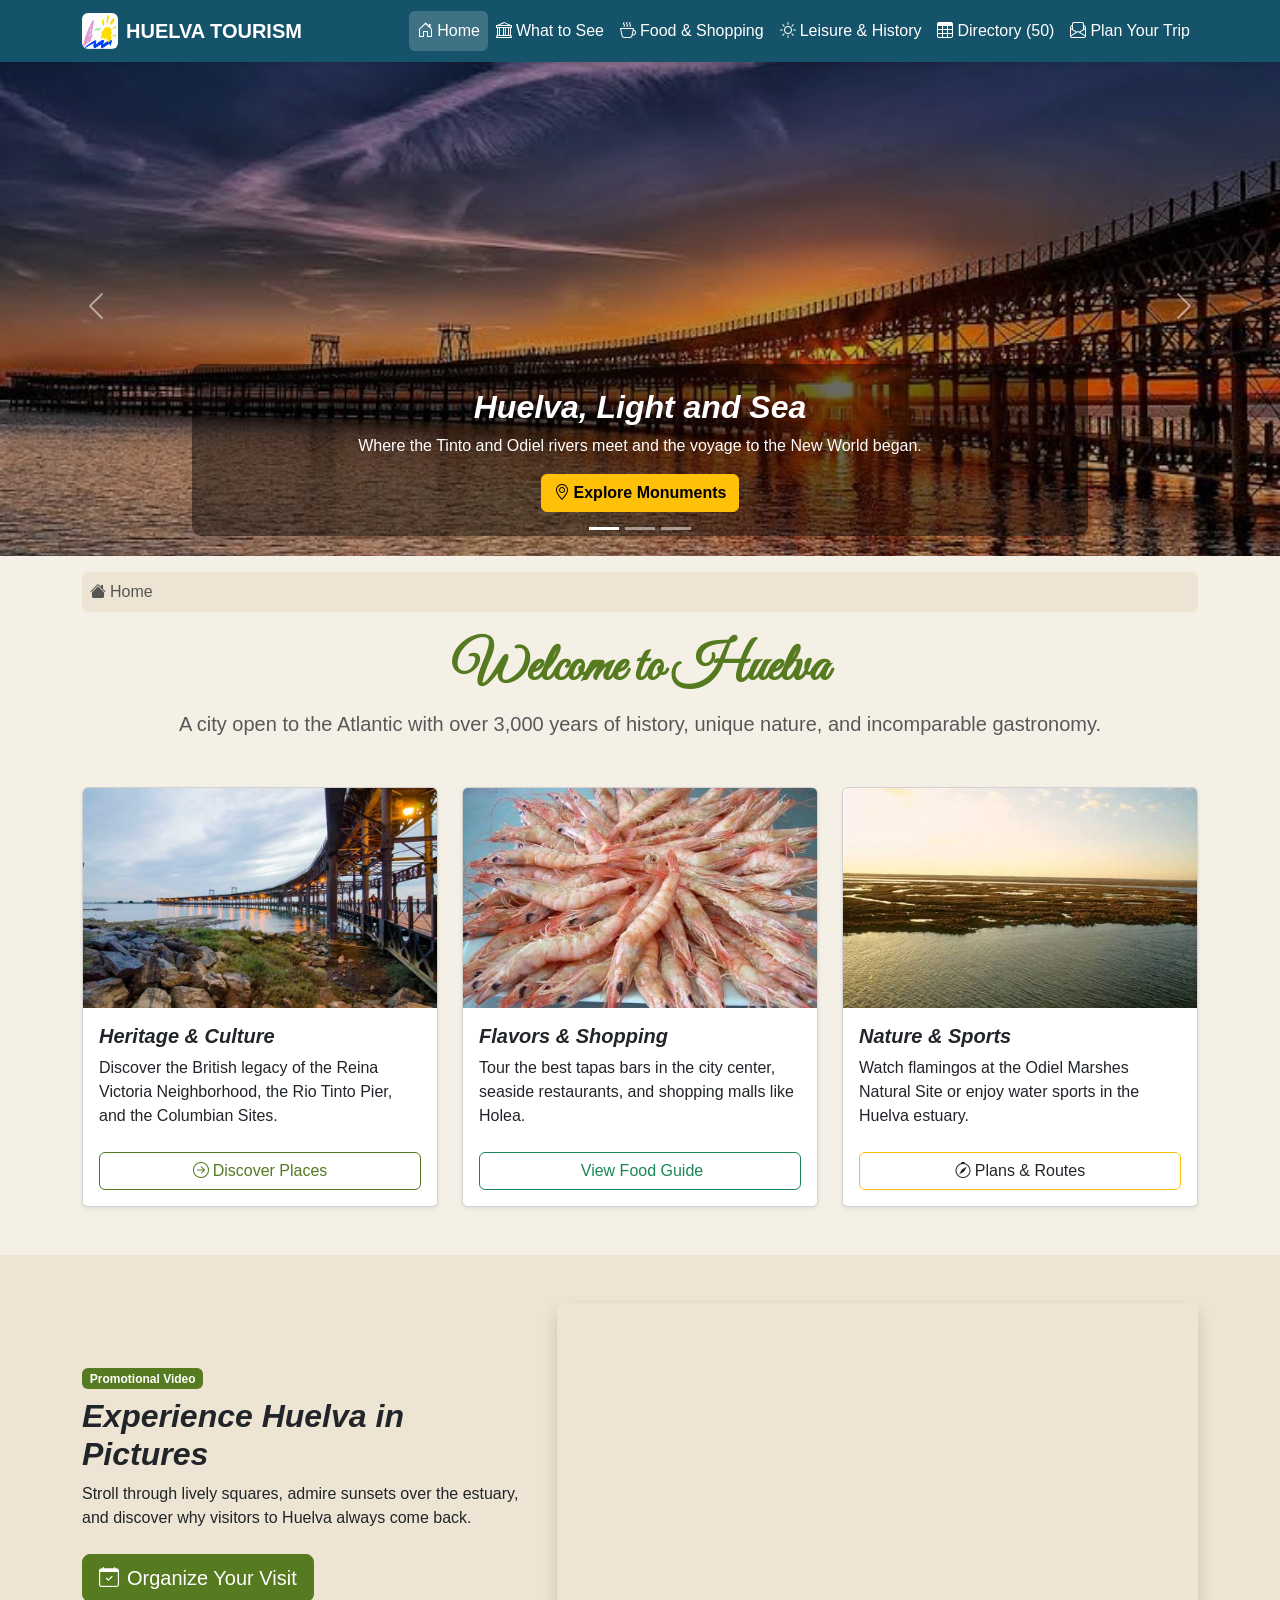
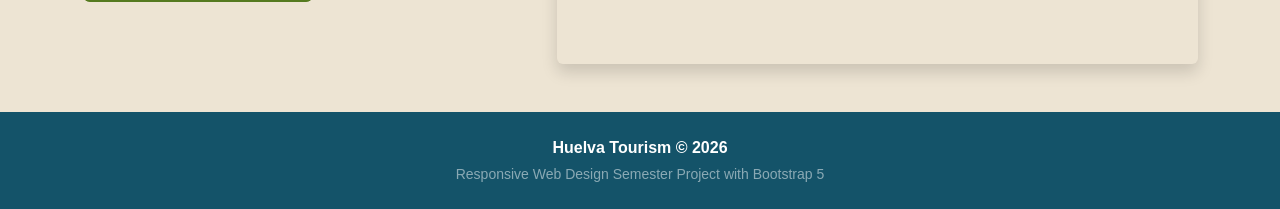
<file: index.html>
<!DOCTYPE html>
<html lang="en">
<head>
  <meta charset="utf-8">
  <meta name="viewport" content="width=device-width, initial-scale=1">
  <title>Discover Huelva - Official Tourism</title>
  <!-- Local Bootstrap CSS -->
  <link href="./bootstrap/css/bootstrap.min.css" rel="stylesheet">
  <!-- Official Bootstrap Icons -->
  <link rel="stylesheet" href="https://cdn.jsdelivr.net/npm/bootstrap-icons@1.11.3/font/bootstrap-icons.min.css">
  <!-- Custom Styles -->
  <link href="./style.css" rel="stylesheet">
</head>
<body>

  <!-- NAVIGATION BAR WITH LOGO -->
  <header>
    <nav class="navbar navbar-expand-lg navbar-dark bg-primary fixed-top shadow-sm">
      <div class="container">
        <a class="navbar-brand fw-bold d-flex align-items-center" href="./index.html">
          <img src="./img/logo.png" alt="Huelva Tourism Logo" width="36" height="36" class="me-2 rounded">
          HUELVA TOURISM
        </a>
        <button class="navbar-toggler" type="button" data-bs-toggle="collapse" data-bs-target="#menuPrincipal" aria-controls="menuPrincipal" aria-expanded="false" aria-label="Toggle navigation">
          <span class="navbar-toggler-icon"></span>
        </button>
        <div class="collapse navbar-collapse" id="menuPrincipal">
          <ul class="navbar-nav ms-auto mb-2 mb-lg-0">
            <li class="nav-item">
              <a class="nav-link active" aria-current="page" href="./index.html"><i class="bi bi-house-door me-1"></i>Home</a>
            </li>
            <li class="nav-item">
              <a class="nav-link" href="./interes.html"><i class="bi bi-bank me-1"></i>What to See</a>
            </li>
            <li class="nav-item">
              <a class="nav-link" href="./gastronomia.html"><i class="bi bi-cup-hot me-1"></i>Food & Shopping</a>
            </li>
            <li class="nav-item">
              <a class="nav-link" href="./actividades.html"><i class="bi bi-sun me-1"></i>Leisure & History</a>
            </li>
            <li class="nav-item">
              <a class="nav-link" href="./guia.html"><i class="bi bi-table me-1"></i>Directory (50)</a>
            </li>
            <li class="nav-item">
              <a class="nav-link" href="./contacto.html"><i class="bi bi-envelope-paper me-1"></i>Plan Your Trip</a>
            </li>
          </ul>
        </div>
      </div>
    </nav>
  </header>

  <main>
    <!-- IMAGE CAROUSEL -->
    <div id="carruselHuelva" class="carousel slide" data-bs-ride="carousel">
      <div class="carousel-indicators">
        <button type="button" data-bs-target="#carruselHuelva" data-bs-slide-to="0" class="active" aria-current="true" aria-label="Slide 1"></button>
        <button type="button" data-bs-target="#carruselHuelva" data-bs-slide-to="1" aria-label="Slide 2"></button>
        <button type="button" data-bs-target="#carruselHuelva" data-bs-slide-to="2" aria-label="Slide 3"></button>
      </div>
      <div class="carousel-inner">
        <div class="carousel-item active">
          <img src="./img/carrusel1.jpg" class="d-block w-100" alt="Rio Tinto Pier in Huelva">
          <div class="carousel-caption d-block">
            <h2 class="fw-bold">Huelva, Light and Sea</h2>
            <p>Where the Tinto and Odiel rivers meet and the voyage to the New World began.</p>
            <a href="./interes.html" class="btn btn-warning fw-semibold"><i class="bi bi-geo-alt me-1"></i>Explore Monuments</a>
          </div>
        </div>
        <div class="carousel-item">
          <img src="./img/carrusel2.jpg" class="d-block w-100" alt="Costa de la Luz Beaches">
          <div class="carousel-caption d-block">
            <h2 class="fw-bold">Miles of Golden Sand</h2>
            <p>Enjoy year-round sunshine in Punta Umbría, El Portil, and Mazagón.</p>
            <a href="./actividades.html" class="btn btn-info text-white fw-semibold"><i class="bi bi-water me-1"></i>View Activities</a>
          </div>
        </div>
        <div class="carousel-item">
          <img src="./img/carrusel3.jpg" class="d-block w-100" alt="Columbian Sites and Gastronomy">
          <div class="carousel-caption d-block">
            <h2 class="fw-bold">Gastronomic Capital</h2>
            <p>Huelva white prawns, Jabugo Iberian ham, and Condado wines.</p>
            <a href="./gastronomia.html" class="btn btn-success fw-semibold"><i class="bi bi-shop me-1"></i>Bars & Shops</a>
          </div>
        </div>
      </div>
      <button class="carousel-control-prev" type="button" data-bs-target="#carruselHuelva" data-bs-slide="prev">
        <span class="carousel-control-prev-icon" aria-hidden="true"></span>
        <span class="visually-hidden">Previous</span>
      </button>
      <button class="carousel-control-next" type="button" data-bs-target="#carruselHuelva" data-bs-slide="next">
        <span class="carousel-control-next-icon" aria-hidden="true"></span>
        <span class="visually-hidden">Next</span>
      </button>
    </div>

    <!-- BREADCRUMB -->
    <div class="container mt-3">
      <nav aria-label="breadcrumb">
        <ol class="breadcrumb bg-light p-2 rounded">
          <li class="breadcrumb-item active" aria-current="page"><i class="bi bi-house-fill me-1"></i>Home</li>
        </ol>
      </nav>
    </div>

    <!-- INTRODUCTION AND FEATURED CARDS -->
    <section class="container my-4">
      <div class="text-center mb-5">
        <h1 class="fw-bold text-primary">Welcome to Huelva</h1>
        <p class="lead text-muted">A city open to the Atlantic with over 3,000 years of history, unique nature, and incomparable gastronomy.</p>
      </div>

      <div class="row row-cols-1 row-cols-md-3 g-4">
        <div class="col">
          <div class="card h-100 shadow-sm">
            <img src="./img/muelle.jpg" class="card-img-top" alt="Rio Tinto Pier" style="height: 220px; object-fit: cover;">
            <div class="card-body">
              <h5 class="card-title fw-bold">Heritage & Culture</h5>
              <p class="card-text">Discover the British legacy of the Reina Victoria Neighborhood, the Rio Tinto Pier, and the Columbian Sites.</p>
            </div>
            <div class="card-footer bg-white border-0 pb-3">
              <a href="./interes.html" class="btn btn-outline-primary w-100"><i class="bi bi-arrow-right-circle me-1"></i>Discover Places</a>
            </div>
          </div>
        </div>

        <div class="col">
          <div class="card h-100 shadow-sm">
            <img src="./img/gastronomia.jpg" class="card-img-top" alt="Huelva Gastronomy" style="height: 220px; object-fit: cover;">
            <div class="card-body">
              <h5 class="card-title fw-bold">Flavors & Shopping</h5>
              <p class="card-text">Tour the best tapas bars in the city center, seaside restaurants, and shopping malls like Holea.</p>
            </div>
            <div class="card-footer bg-white border-0 pb-3">
              <a href="./gastronomia.html" class="btn btn-outline-success w-100"><i class="bi bi-utensils me-1"></i>View Food Guide</a>
            </div>
          </div>
        </div>

        <div class="col">
          <div class="card h-100 shadow-sm">
            <img src="./img/marismas.jpg" class="card-img-top" alt="Odiel Marshes" style="height: 220px; object-fit: cover;">
            <div class="card-body">
              <h5 class="card-title fw-bold">Nature & Sports</h5>
              <p class="card-text">Watch flamingos at the Odiel Marshes Natural Site or enjoy water sports in the Huelva estuary.</p>
            </div>
            <div class="card-footer bg-white border-0 pb-3">
              <a href="./actividades.html" class="btn btn-outline-warning text-dark w-100"><i class="bi bi-compass me-1"></i>Plans & Routes</a>
            </div>
          </div>
        </div>
      </div>
    </section>

    <!-- RESPONSIVE YOUTUBE VIDEO SECTION -->
    <section class="bg-light py-5 mt-5">
      <div class="container">
        <div class="row align-items-center g-4">
          <div class="col-lg-5">
            <span class="badge bg-primary mb-2">Promotional Video</span>
            <h2 class="fw-bold">Experience Huelva in Pictures</h2>
            <p>Stroll through lively squares, admire sunsets over the estuary, and discover why visitors to Huelva always come back.</p>
            <a href="./contacto.html" class="btn btn-primary btn-lg mt-2"><i class="bi bi-calendar-check me-2"></i>Organize Your Visit</a>
          </div>
          <div class="col-lg-7">
            <!-- Responsive 16:9 Bootstrap container for YouTube -->
            <div class="ratio ratio-16x9 shadow rounded overflow-hidden">
              <iframe src="https://www.youtube.com/embed/YCPjs5pczV8" title="Huelva Tourism Video" allowfullscreen></iframe>
            </div>
          </div>
        </div>
      </div>
    </section>
  </main>

  <!-- FOOTER -->
  <footer class="py-4 mt-auto">
    <div class="container text-center">
      <p class="mb-1 fw-bold">Huelva Tourism &copy; 2026</p>
      <p class="small text-white-50 mb-0">Responsive Web Design Semester Project with Bootstrap 5</p>
    </div>
  </footer>

  <!-- Local Bootstrap JS -->
  <script src="./bootstrap/js/bootstrap.bundle.min.js"></script>
</body>
</html>
</file>
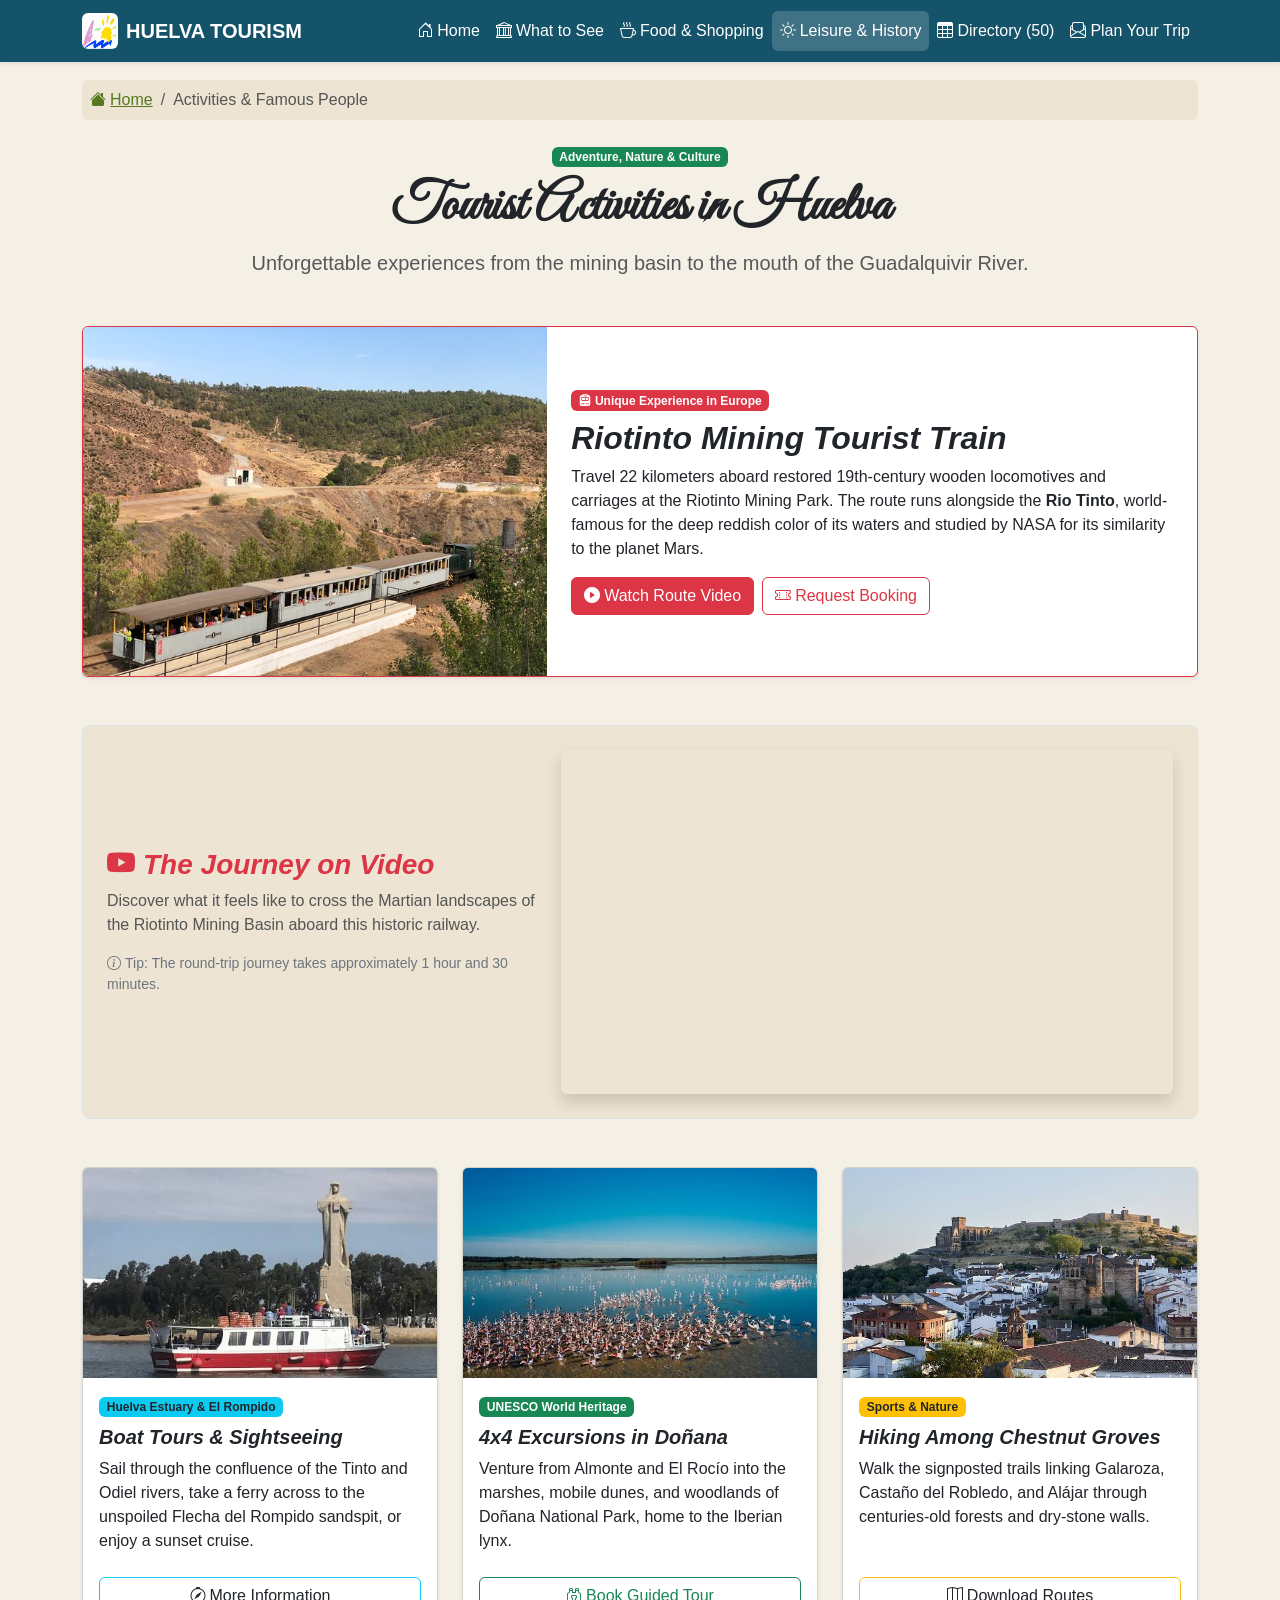
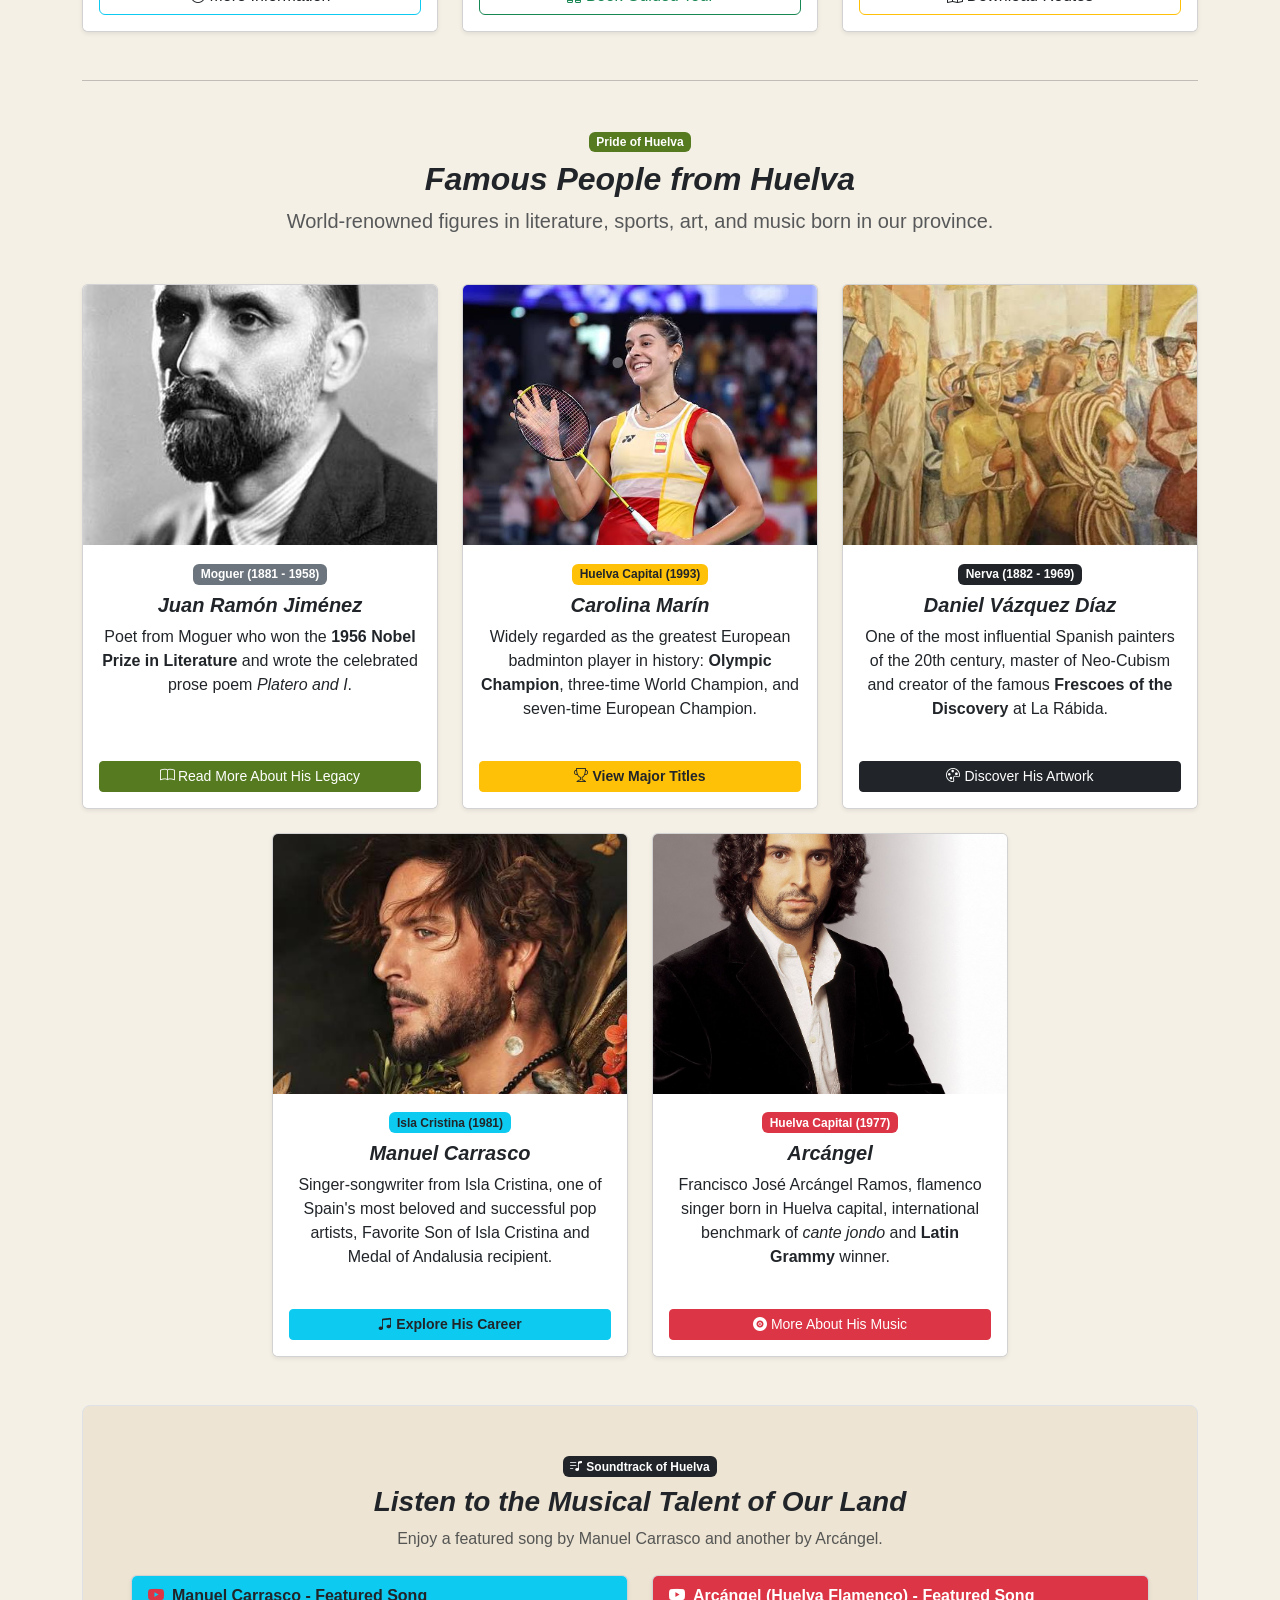
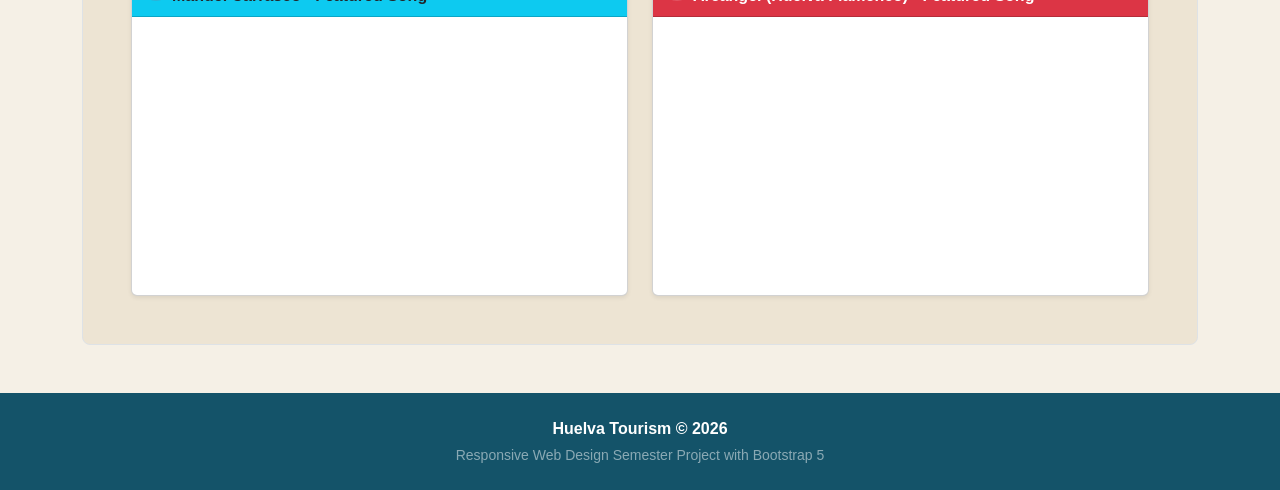
<file: actividades.html>
<!DOCTYPE html>
<html lang="en">
<head>
  <meta charset="utf-8">
  <meta name="viewport" content="width=device-width, initial-scale=1">
  <title>Activities & Famous People - Huelva Tourism</title>
  <link href="./bootstrap/css/bootstrap.min.css" rel="stylesheet">
  <link rel="stylesheet" href="https://cdn.jsdelivr.net/npm/bootstrap-icons@1.11.3/font/bootstrap-icons.min.css">
  <link href="./style.css" rel="stylesheet">
</head>
<body>

  <!-- NAVIGATION BAR WITH LOGO -->
  <header>
    <nav class="navbar navbar-expand-lg navbar-dark bg-primary fixed-top shadow-sm">
      <div class="container">
        <a class="navbar-brand fw-bold d-flex align-items-center" href="./index.html">
          <img src="./img/logo.png" alt="Huelva Tourism Logo" width="36" height="36" class="me-2 rounded">
          HUELVA TOURISM
        </a>
        <button class="navbar-toggler" type="button" data-bs-toggle="collapse" data-bs-target="#menuPrincipal" aria-controls="menuPrincipal" aria-expanded="false" aria-label="Toggle navigation">
          <span class="navbar-toggler-icon"></span>
        </button>
        <div class="collapse navbar-collapse" id="menuPrincipal">
          <ul class="navbar-nav ms-auto mb-2 mb-lg-0">
            <li class="nav-item">
              <a class="nav-link" href="./index.html"><i class="bi bi-house-door me-1"></i>Home</a>
            </li>
            <li class="nav-item">
              <a class="nav-link" href="./interes.html"><i class="bi bi-bank me-1"></i>What to See</a>
            </li>
            <li class="nav-item">
              <a class="nav-link" href="./gastronomia.html"><i class="bi bi-cup-hot me-1"></i>Food & Shopping</a>
            </li>
            <li class="nav-item">
              <a class="nav-link active" aria-current="page" href="./actividades.html"><i class="bi bi-sun me-1"></i>Leisure & History</a>
            </li>
            <li class="nav-item">
              <a class="nav-link" href="./guia.html"><i class="bi bi-table me-1"></i>Directory (50)</a>
            </li>
            <li class="nav-item">
              <a class="nav-link" href="./contacto.html"><i class="bi bi-envelope-paper me-1"></i>Plan Your Trip</a>
            </li>
          </ul>
        </div>
      </div>
    </nav>
  </header>

  <main>
    <!-- BREADCRUMB -->
    <div class="container mt-4">
      <nav aria-label="breadcrumb">
        <ol class="breadcrumb bg-light p-2 rounded">
          <li class="breadcrumb-item"><a href="./index.html"><i class="bi bi-house-fill me-1"></i>Home</a></li>
          <li class="breadcrumb-item active" aria-current="page">Activities & Famous People</li>
        </ol>
      </nav>
    </div>

    <!-- SECTION 1: TOURIST ACTIVITIES -->
    <section class="container my-4">
      <div class="text-center mb-5">
        <span class="badge bg-success mb-2">Adventure, Nature & Culture</span>
        <h1 class="fw-bold">Tourist Activities in Huelva</h1>
        <p class="lead text-muted">Unforgettable experiences from the mining basin to the mouth of the Guadalquivir River.</p>
      </div>

      <!-- FEATURED ACTIVITY: RIOTINTO MINING TOURIST TRAIN + VIDEO -->
      <div class="card border-danger shadow-sm mb-5">
        <div class="row g-0 align-items-center">
          <div class="col-lg-5">
            <img src="./img/tren_riotinto.jpg" class="img-fluid rounded-start w-100" alt="Riotinto Mining Tourist Train" style="height: 100%; min-height: 280px; object-fit: cover;">
          </div>
          <div class="col-lg-7">
            <div class="card-body p-4">
              <span class="badge bg-danger mb-2"><i class="bi bi-train-front-fill me-1"></i>Unique Experience in Europe</span>
              <h2 class="card-title fw-bold">Riotinto Mining Tourist Train</h2>
              <p class="card-text">
                Travel 22 kilometers aboard restored 19th-century wooden locomotives and carriages at the Riotinto Mining Park. The route runs alongside the <strong>Rio Tinto</strong>, world-famous for the deep reddish color of its waters and studied by NASA for its similarity to the planet Mars.
              </p>
              <div class="d-flex flex-wrap gap-2">
                <a href="#videoRiotinto" class="btn btn-danger"><i class="bi bi-play-circle-fill me-1"></i>Watch Route Video</a>
                <a href="./contacto.html" class="btn btn-outline-danger"><i class="bi bi-ticket-perforated me-1"></i>Request Booking</a>
              </div>
            </div>
          </div>
        </div>
      </div>

      <!-- CONTAINER FOR RIOTINTO TRAIN YOUTUBE VIDEO -->
      <div id="videoRiotinto" class="bg-light p-4 rounded-3 border mb-5">
        <div class="row align-items-center g-4">
          <div class="col-lg-5">
            <h3 class="fw-bold text-danger"><i class="bi bi-youtube me-2"></i>The Journey on Video</h3>
            <p class="text-muted">Discover what it feels like to cross the Martian landscapes of the Riotinto Mining Basin aboard this historic railway.</p>
            <p class="small text-secondary mb-0"><i class="bi bi-info-circle me-1"></i>Tip: The round-trip journey takes approximately 1 hour and 30 minutes.</p>
          </div>
          <div class="col-lg-7">
            <div class="ratio ratio-16x9 shadow rounded overflow-hidden">
              <iframe src="https://www.youtube.com/embed/caROu9oJQKE" title="Riotinto Mining Train" referrerpolicy="strict-origin-when-cross-origin" allowfullscreen></iframe>
            </div>
          </div>
        </div>
      </div>

      <!-- OTHER 3 TOURIST ACTIVITIES -->
      <div class="row row-cols-1 row-cols-md-3 g-4 mb-5">
        <div class="col">
          <div class="card h-100 shadow-sm">
            <img src="./img/barco_ria.jpg" class="card-img-top" alt="Estuary Boat Tour" style="height: 210px; object-fit: cover;">
            <div class="card-body">
              <span class="badge bg-info text-dark mb-2">Huelva Estuary & El Rompido</span>
              <h5 class="card-title fw-bold">Boat Tours & Sightseeing</h5>
              <p class="card-text">Sail through the confluence of the Tinto and Odiel rivers, take a ferry across to the unspoiled Flecha del Rompido sandspit, or enjoy a sunset cruise.</p>
            </div>
            <div class="card-footer bg-white border-0 pb-3">
              <a href="./contacto.html" class="btn btn-outline-info text-dark w-100"><i class="bi bi-compass me-1"></i>More Information</a>
            </div>
          </div>
        </div>

        <div class="col">
          <div class="card h-100 shadow-sm">
            <img src="./img/donana.jpg" class="card-img-top" alt="Doñana National Park" style="height: 210px; object-fit: cover;">
            <div class="card-body">
              <span class="badge bg-success mb-2">UNESCO World Heritage</span>
              <h5 class="card-title fw-bold">4x4 Excursions in Doñana</h5>
              <p class="card-text">Venture from Almonte and El Rocío into the marshes, mobile dunes, and woodlands of Doñana National Park, home to the Iberian lynx.</p>
            </div>
            <div class="card-footer bg-white border-0 pb-3">
              <a href="./contacto.html" class="btn btn-outline-success w-100"><i class="bi bi-binoculars me-1"></i>Book Guided Tour</a>
            </div>
          </div>
        </div>

        <div class="col">
          <div class="card h-100 shadow-sm">
            <img src="./img/sierra.jpg" class="card-img-top" alt="Hiking in Sierra de Aracena" style="height: 210px; object-fit: cover;">
            <div class="card-body">
              <span class="badge bg-warning text-dark mb-2">Sports & Nature</span>
              <h5 class="card-title fw-bold">Hiking Among Chestnut Groves</h5>
              <p class="card-text">Walk the signposted trails linking Galaroza, Castaño del Robledo, and Alájar through centuries-old forests and dry-stone walls.</p>
            </div>
            <div class="card-footer bg-white border-0 pb-3">
              <a href="./contacto.html" class="btn btn-outline-warning text-dark w-100"><i class="bi bi-map me-1"></i>Download Routes</a>
            </div>
          </div>
        </div>
      </div>

      <hr class="my-5">

      <!-- SECTION 2: FAMOUS PEOPLE FROM HUELVA (5 figures) -->
      <div class="text-center mb-5">
        <span class="badge bg-primary mb-2">Pride of Huelva</span>
        <h2 class="fw-bold">Famous People from Huelva</h2>
        <p class="lead text-muted">World-renowned figures in literature, sports, art, and music born in our province.</p>
      </div>

      <div class="row row-cols-1 row-cols-md-2 row-cols-lg-3 g-4 justify-content-center">
        <!-- Person 1: Juan Ramón Jiménez -->
        <div class="col">
          <div class="card h-100 shadow-sm text-center">
            <img src="./img/juanramon.jpg" class="card-img-top" alt="Juan Ramón Jiménez" style="height: 260px; object-fit: cover;">
            <div class="card-body">
              <span class="badge bg-secondary mb-2">Moguer (1881 - 1958)</span>
              <h5 class="card-title fw-bold">Juan Ramón Jiménez</h5>
              <p class="card-text">Poet from Moguer who won the <strong>1956 Nobel Prize in Literature</strong> and wrote the celebrated prose poem <em>Platero and I</em>.</p>
              <div class="collapse" id="bioJRJ">
                <p class="small text-muted border-top pt-2">His House Museum in Moguer preserves his personal library, original manuscripts, and memorabilia from his life with Zenobia Camprubí.</p>
              </div>
            </div>
            <div class="card-footer bg-white border-0 pb-3">
              <button class="btn btn-primary btn-sm w-100" type="button" data-bs-toggle="collapse" data-bs-target="#bioJRJ" aria-expanded="false" aria-controls="bioJRJ">
                <i class="bi bi-book me-1"></i>Read More About His Legacy
              </button>
            </div>
          </div>
        </div>

        <!-- Person 2: Carolina Marín -->
        <div class="col">
          <div class="card h-100 shadow-sm text-center">
            <img src="./img/carolina.jpg" class="card-img-top" alt="Carolina Marín" style="height: 260px; object-fit: cover;">
            <div class="card-body">
              <span class="badge bg-warning text-dark mb-2">Huelva Capital (1993)</span>
              <h5 class="card-title fw-bold">Carolina Marín</h5>
              <p class="card-text">Widely regarded as the greatest European badminton player in history: <strong>Olympic Champion</strong>, three-time World Champion, and seven-time European Champion.</p>
              <div class="collapse" id="bioCarolina">
                <p class="small text-muted border-top pt-2">Huelva's Sports Palace is named after her in recognition of her historic career and for bringing Huelva onto the global stage.</p>
              </div>
            </div>
            <div class="card-footer bg-white border-0 pb-3">
              <button class="btn btn-warning text-dark fw-semibold btn-sm w-100" type="button" data-bs-toggle="collapse" data-bs-target="#bioCarolina" aria-expanded="false" aria-controls="bioCarolina">
                <i class="bi bi-trophy me-1"></i>View Major Titles
              </button>
            </div>
          </div>
        </div>

        <!-- Person 3: Daniel Vázquez Díaz -->
        <div class="col">
          <div class="card h-100 shadow-sm text-center">
            <img src="./img/vazquezdiaz.jpg" class="card-img-top" alt="Daniel Vázquez Díaz" style="height: 260px; object-fit: cover;">
            <div class="card-body">
              <span class="badge bg-dark mb-2">Nerva (1882 - 1969)</span>
              <h5 class="card-title fw-bold">Daniel Vázquez Díaz</h5>
              <p class="card-text">One of the most influential Spanish painters of the 20th century, master of Neo-Cubism and creator of the famous <strong>Frescoes of the Discovery</strong> at La Rábida.</p>
              <div class="collapse" id="bioVazquez">
                <p class="small text-muted border-top pt-2">His hometown of Nerva houses a modern art center dedicated to his work and 20th-century Spanish avant-garde movements.</p>
              </div>
            </div>
            <div class="card-footer bg-white border-0 pb-3">
              <button class="btn btn-dark btn-sm w-100" type="button" data-bs-toggle="collapse" data-bs-target="#bioVazquez" aria-expanded="false" aria-controls="bioVazquez">
                <i class="bi bi-palette me-1"></i>Discover His Artwork
              </button>
            </div>
          </div>
        </div>

        <!-- Person 4: Manuel Carrasco -->
        <div class="col">
          <div class="card h-100 shadow-sm text-center">
            <img src="./img/manuel_carrasco.jpg" class="card-img-top" alt="Manuel Carrasco" style="height: 260px; object-fit: cover;">
            <div class="card-body">
              <span class="badge bg-info text-dark mb-2">Isla Cristina (1981)</span>
              <h5 class="card-title fw-bold">Manuel Carrasco</h5>
              <p class="card-text">Singer-songwriter from Isla Cristina, one of Spain's most beloved and successful pop artists, Favorite Son of Isla Cristina and Medal of Andalusia recipient.</p>
              <div class="collapse" id="bioCarrasco">
                <p class="small text-muted border-top pt-2">His lyrics are deeply tied to the sea, Isla Cristina's carnival, and his Huelva roots, breaking historic stadium attendance records across Spain.</p>
              </div>
            </div>
            <div class="card-footer bg-white border-0 pb-3">
              <button class="btn btn-info text-dark fw-semibold btn-sm w-100" type="button" data-bs-toggle="collapse" data-bs-target="#bioCarrasco" aria-expanded="false" aria-controls="bioCarrasco">
                <i class="bi bi-music-note-beamed me-1"></i>Explore His Career
              </button>
            </div>
          </div>
        </div>

        <!-- Person 5: Arcángel (Flamenco singer) -->
        <div class="col">
          <div class="card h-100 shadow-sm text-center">
            <img src="./img/arcangel.jpg" class="card-img-top" alt="Arcángel Flamenco Singer from Huelva" style="height: 260px; object-fit: cover;">
            <div class="card-body">
              <span class="badge bg-danger mb-2">Huelva Capital (1977)</span>
              <h5 class="card-title fw-bold">Arcángel</h5>
              <p class="card-text">Francisco José Arcángel Ramos, flamenco singer born in Huelva capital, international benchmark of <em>cante jondo</em> and <strong>Latin Grammy</strong> winner.</p>
              <div class="collapse" id="bioArcangel">
                <p class="small text-muted border-top pt-2">An indisputable ambassador of <strong>fandangos de Huelva</strong>, he has brought both traditional and innovative flamenco to the world's most prestigious theaters.</p>
              </div>
            </div>
            <div class="card-footer bg-white border-0 pb-3">
              <button class="btn btn-danger btn-sm w-100" type="button" data-bs-toggle="collapse" data-bs-target="#bioArcangel" aria-expanded="false" aria-controls="bioArcangel">
                <i class="bi bi-vinyl-fill me-1"></i>More About His Music
              </button>
            </div>
          </div>
        </div>
      </div>

      <!-- MUSIC VIDEOS SECTION FOR MANUEL CARRASCO AND ARCÁNGEL -->
      <div class="bg-light p-4 p-md-5 rounded-3 border mt-5">
        <div class="text-center mb-4">
          <span class="badge bg-dark mb-2"><i class="bi bi-music-note-list me-1"></i>Soundtrack of Huelva</span>
          <h3 class="fw-bold">Listen to the Musical Talent of Our Land</h3>
          <p class="text-muted mb-0">Enjoy a featured song by Manuel Carrasco and another by Arcángel.</p>
        </div>

        <div class="row g-4">
          <!-- Video 1: Manuel Carrasco -->
          <div class="col-md-6">
            <div class="card h-100 shadow-sm">
              <div class="card-header bg-info text-dark fw-bold">
                <i class="bi bi-youtube text-danger me-2"></i>Manuel Carrasco - Featured Song
              </div>
              <div class="card-body p-0">
                <div class="ratio ratio-16x9">
                  <iframe src="https://www.youtube.com/embed/DnYSVhIPkBU" title="Manuel Carrasco Song" referrerpolicy="strict-origin-when-cross-origin" allowfullscreen></iframe>
                </div>
              </div>
            </div>
          </div>

          <!-- Video 2: Arcángel -->
          <div class="col-md-6">
            <div class="card h-100 shadow-sm">
              <div class="card-header bg-danger text-white fw-bold">
                <i class="bi bi-youtube me-2"></i>Arcángel (Huelva Flamenco) - Featured Song
              </div>
              <div class="card-body p-0">
                <div class="ratio ratio-16x9">
                  <iframe src="https://www.youtube.com/embed/JeJcylN9Ey4" title="Arcángel Song" referrerpolicy="strict-origin-when-cross-origin" allowfullscreen></iframe>
                </div>
              </div>
            </div>
          </div>
        </div>
      </div>

    </section>
  </main>

  <!-- FOOTER -->
  <footer class="py-4 mt-5">
    <div class="container text-center">
      <p class="mb-1 fw-bold">Huelva Tourism &copy; 2026</p>
      <p class="small text-white-50 mb-0">Responsive Web Design Semester Project with Bootstrap 5</p>
    </div>
  </footer>

  <script src="./bootstrap/js/bootstrap.bundle.min.js"></script>
</body>
</html>
</file>
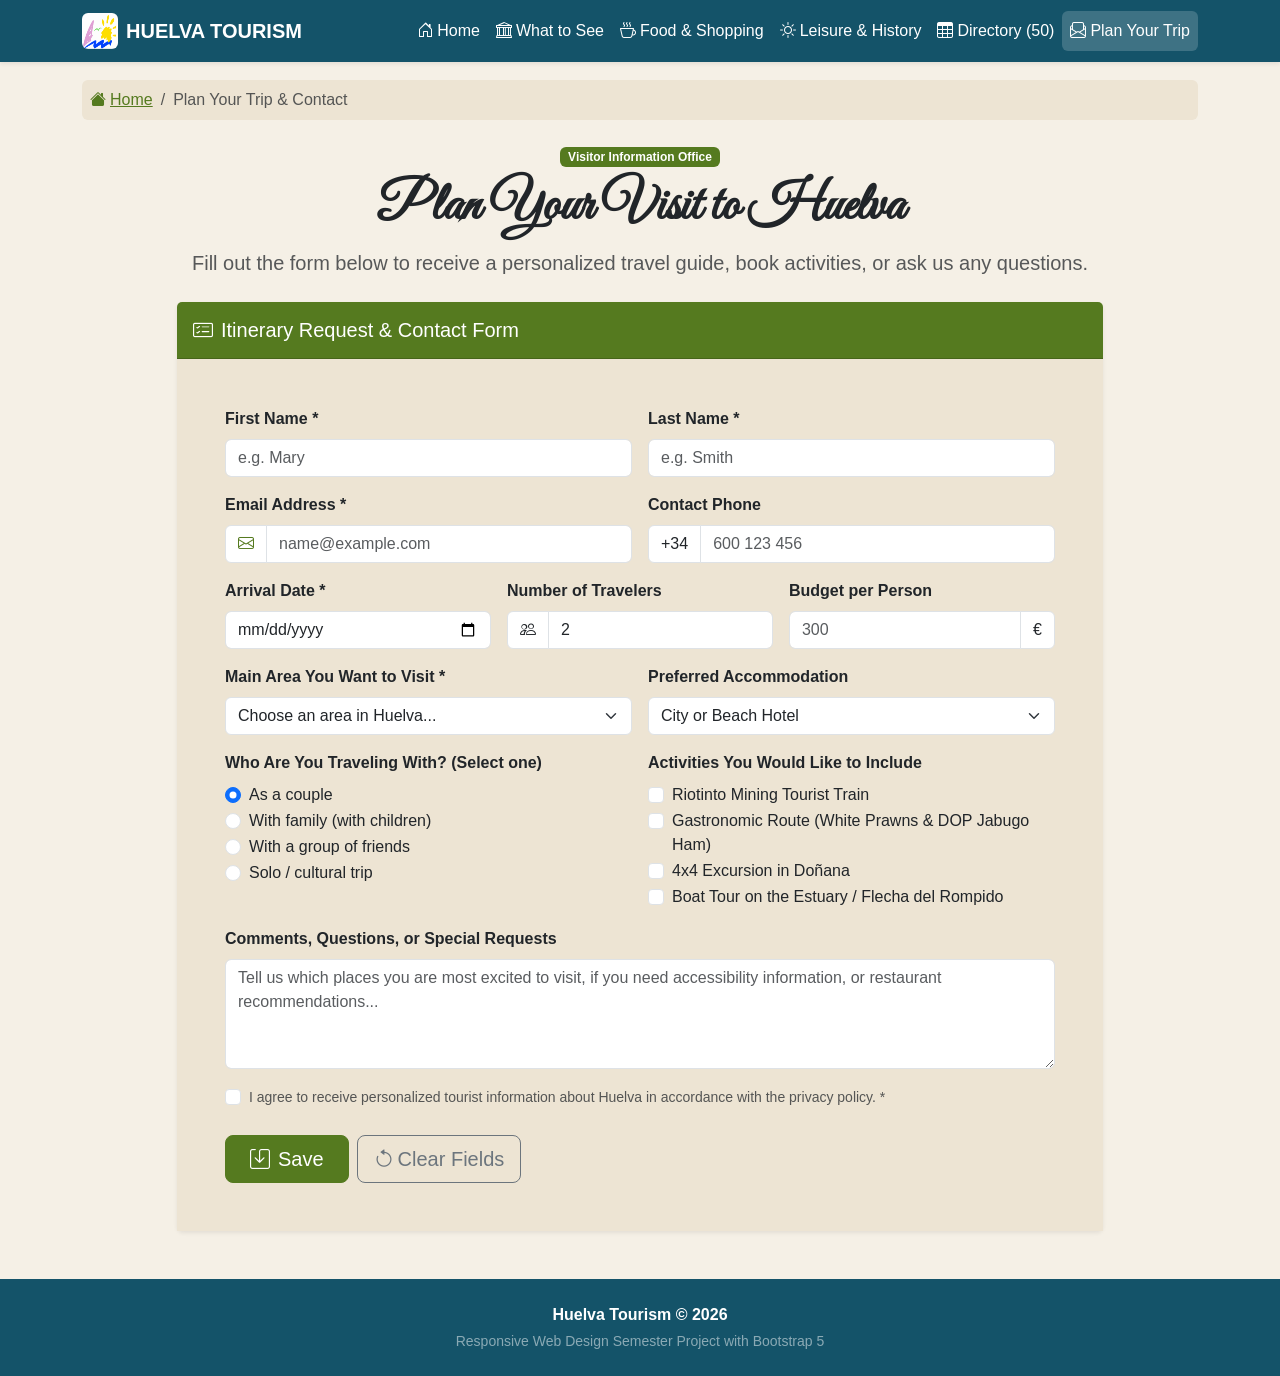
<file: contacto.html>
<!DOCTYPE html>
<html lang="en">
<head>
  <meta charset="utf-8">
  <meta name="viewport" content="width=device-width, initial-scale=1">
  <title>Plan Your Trip - Huelva Tourism Contact</title>
  <!-- Local Bootstrap CSS -->
  <link href="./bootstrap/css/bootstrap.min.css" rel="stylesheet">
  <!-- Official Bootstrap Icons -->
  <link rel="stylesheet" href="https://cdn.jsdelivr.net/npm/bootstrap-icons@1.11.3/font/bootstrap-icons.min.css">
  <!-- Custom Styles -->
  <link href="./style.css" rel="stylesheet">
</head>
<body>

  <!-- NAVIGATION BAR WITH LOGO -->
  <header>
    <nav class="navbar navbar-expand-lg navbar-dark bg-primary fixed-top shadow-sm">
      <div class="container">
        <a class="navbar-brand fw-bold d-flex align-items-center" href="./index.html">
          <img src="./img/logo.png" alt="Huelva Tourism Logo" width="36" height="36" class="me-2 rounded">
          HUELVA TOURISM
        </a>
        <button class="navbar-toggler" type="button" data-bs-toggle="collapse" data-bs-target="#menuPrincipal" aria-controls="menuPrincipal" aria-expanded="false" aria-label="Toggle navigation">
          <span class="navbar-toggler-icon"></span>
        </button>
        <div class="collapse navbar-collapse" id="menuPrincipal">
          <ul class="navbar-nav ms-auto mb-2 mb-lg-0">
            <li class="nav-item">
              <a class="nav-link" href="./index.html"><i class="bi bi-house-door me-1"></i>Home</a>
            </li>
            <li class="nav-item">
              <a class="nav-link" href="./interes.html"><i class="bi bi-bank me-1"></i>What to See</a>
            </li>
            <li class="nav-item">
              <a class="nav-link" href="./gastronomia.html"><i class="bi bi-cup-hot me-1"></i>Food & Shopping</a>
            </li>
            <li class="nav-item">
              <a class="nav-link" href="./actividades.html"><i class="bi bi-sun me-1"></i>Leisure & History</a>
            </li>
            <li class="nav-item">
              <a class="nav-link" href="./guia.html"><i class="bi bi-table me-1"></i>Directory (50)</a>
            </li>
            <li class="nav-item">
              <a class="nav-link active" aria-current="page" href="./contacto.html"><i class="bi bi-envelope-paper me-1"></i>Plan Your Trip</a>
            </li>
          </ul>
        </div>
      </div>
    </nav>
  </header>

  <main>
    <!-- BREADCRUMB -->
    <div class="container mt-4">
      <nav aria-label="breadcrumb">
        <ol class="breadcrumb bg-light p-2 rounded">
          <li class="breadcrumb-item"><a href="./index.html"><i class="bi bi-house-fill me-1"></i>Home</a></li>
          <li class="breadcrumb-item active" aria-current="page">Plan Your Trip & Contact</li>
        </ol>
      </nav>
    </div>

    <!-- RESPONSIVE FORM SECTION -->
    <section class="container my-4">
      <div class="text-center mb-4">
        <span class="badge bg-primary mb-2">Visitor Information Office</span>
        <h1 class="fw-bold">Plan Your Visit to Huelva</h1>
        <p class="lead text-muted">Fill out the form below to receive a personalized travel guide, book activities, or ask us any questions.</p>
      </div>

      <div class="row justify-content-center">
        <div class="col-lg-10">
          <div class="card shadow-sm border-0">
            <div class="card-header bg-primary text-white py-3">
              <h5 class="mb-0"><i class="bi bi-card-checklist me-2"></i>Itinerary Request & Contact Form</h5>
            </div>
            <div class="card-body p-4 p-md-5 bg-light">

              <!-- Confirmation alert (shown upon clicking Save) -->
              <div id="mensajeExito" class="alert alert-success d-none" role="alert">
                <i class="bi bi-check-circle-fill me-2"></i><strong>Details saved successfully!</strong> Our Huelva tourism team will get in touch with you shortly.
              </div>

              <form id="formHuelva" class="row g-3" onsubmit="event.preventDefault(); document.getElementById('mensajeExito').classList.remove('d-none');">

                <!-- Field 1: First Name (Text input) -->
                <div class="col-md-6">
                  <label for="nombre" class="form-label fw-semibold">First Name *</label>
                  <input type="text" class="form-control" id="nombre" placeholder="e.g. Mary" required>
                </div>

                <!-- Field 2: Last Name (Text input) -->
                <div class="col-md-6">
                  <label for="apellidos" class="form-label fw-semibold">Last Name *</label>
                  <input type="text" class="form-control" id="apellidos" placeholder="e.g. Smith" required>
                </div>

                <!-- Field 3: Email with Input Group -->
                <div class="col-md-6">
                  <label for="correo" class="form-label fw-semibold">Email Address *</label>
                  <div class="input-group">
                    <span class="input-group-text bg-white"><i class="bi bi-envelope text-primary"></i></span>
                    <input type="email" class="form-control" id="correo" placeholder="name@example.com" required>
                  </div>
                </div>

                <!-- Field 4: Phone with Input Group -->
                <div class="col-md-6">
                  <label for="telefono" class="form-label fw-semibold">Contact Phone</label>
                  <div class="input-group">
                    <span class="input-group-text bg-white">+34</span>
                    <input type="tel" class="form-control" id="telefono" placeholder="600 123 456">
                  </div>
                </div>

                <!-- Field 5: Estimated Arrival Date -->
                <div class="col-md-4">
                  <label for="fechaLlegada" class="form-label fw-semibold">Arrival Date *</label>
                  <input type="date" class="form-control" id="fechaLlegada" required>
                </div>

                <!-- Field 6: Number of Travelers -->
                <div class="col-md-4">
                  <label for="numPersonas" class="form-label fw-semibold">Number of Travelers</label>
                  <div class="input-group">
                    <span class="input-group-text bg-white"><i class="bi bi-people"></i></span>
                    <input type="number" class="form-control" id="numPersonas" min="1" max="30" value="2">
                  </div>
                </div>

                <!-- Field 7: Estimated Budget per Person with Input Group -->
                <div class="col-md-4">
                  <label for="presupuesto" class="form-label fw-semibold">Budget per Person</label>
                  <div class="input-group">
                    <input type="number" class="form-control" id="presupuesto" placeholder="300">
                    <span class="input-group-text bg-white">&euro;</span>
                  </div>
                </div>

                <!-- Field 8: Main Area of Interest (Select with Option) -->
                <div class="col-md-6">
                  <label for="zonaInteres" class="form-label fw-semibold">Main Area You Want to Visit *</label>
                  <select class="form-select" id="zonaInteres" required>
                    <option selected disabled value="">Choose an area in Huelva...</option>
                    <option value="capital">Huelva Capital & Columbian Sites</option>
                    <option value="costa">Costa de la Luz (Punta Umbría, El Rompido, Islantilla)</option>
                    <option value="sierra">Sierra de Aracena & Picos de Aroche (Jabugo, Cave)</option>
                    <option value="cuenca">Riotinto Mining Basin</option>
                    <option value="donana">Doñana National Park & El Rocío</option>
                  </select>
                </div>

                <!-- Field 9: Preferred Accommodation Type (Select with Option) -->
                <div class="col-md-6">
                  <label for="alojamiento" class="form-label fw-semibold">Preferred Accommodation</label>
                  <select class="form-select" id="alojamiento">
                    <option value="hotel" selected>City or Beach Hotel</option>
                    <option value="rural">Rural Cottage in the Sierra</option>
                    <option value="apartamento">Tourist Apartment</option>
                    <option value="camping">Beachside Camping / Glamping</option>
                  </select>
                </div>

                <!-- Field 10: Travel Group Type (Radio buttons) -->
                <div class="col-md-6">
                  <label class="form-label fw-semibold d-block">Who Are You Traveling With? (Select one)</label>
                  <div class="form-check">
                    <input class="form-check-input" type="radio" name="tipoViaje" id="viajePareja" value="pareja" checked>
                    <label class="form-check-label" for="viajePareja">As a couple</label>
                  </div>
                  <div class="form-check">
                    <input class="form-check-input" type="radio" name="tipoViaje" id="viajeFamilia" value="familia">
                    <label class="form-check-label" for="viajeFamilia">With family (with children)</label>
                  </div>
                  <div class="form-check">
                    <input class="form-check-input" type="radio" name="tipoViaje" id="viajeAmigos" value="amigos">
                    <label class="form-check-label" for="viajeAmigos">With a group of friends</label>
                  </div>
                  <div class="form-check">
                    <input class="form-check-input" type="radio" name="tipoViaje" id="viajeSolo" value="solo">
                    <label class="form-check-label" for="viajeSolo">Solo / cultural trip</label>
                  </div>
                </div>

                <!-- Field 11: Activities of Interest (Checkboxes) -->
                <div class="col-md-6">
                  <label class="form-label fw-semibold d-block">Activities You Would Like to Include</label>
                  <div class="form-check">
                    <input class="form-check-input" type="checkbox" id="actTren" value="tren">
                    <label class="form-check-label" for="actTren">Riotinto Mining Tourist Train</label>
                  </div>
                  <div class="form-check">
                    <input class="form-check-input" type="checkbox" id="actGastro" value="gastronomia">
                    <label class="form-check-label" for="actGastro">Gastronomic Route (White Prawns & DOP Jabugo Ham)</label>
                  </div>
                  <div class="form-check">
                    <input class="form-check-input" type="checkbox" id="actDonana" value="donana">
                    <label class="form-check-label" for="actDonana">4x4 Excursion in Doñana</label>
                  </div>
                  <div class="form-check">
                    <input class="form-check-input" type="checkbox" id="actBarco" value="barco">
                    <label class="form-check-label" for="actBarco">Boat Tour on the Estuary / Flecha del Rompido</label>
                  </div>
                </div>

                <!-- Field 12: Additional Comments (Textarea) -->
                <div class="col-12">
                  <label for="comentarios" class="form-label fw-semibold">Comments, Questions, or Special Requests</label>
                  <textarea class="form-control" id="comentarios" rows="4" placeholder="Tell us which places you are most excited to visit, if you need accessibility information, or restaurant recommendations..."></textarea>
                </div>

                <!-- Privacy Checkbox -->
                <div class="col-12">
                  <div class="form-check">
                    <input class="form-check-input" type="checkbox" id="aceptoPolitica" required>
                    <label class="form-check-label small text-muted" for="aceptoPolitica">
                      I agree to receive personalized tourist information about Huelva in accordance with the privacy policy. *
                    </label>
                  </div>
                </div>

                <!-- Save Button at the bottom of the form -->
                <div class="col-12 mt-4 d-flex gap-2">
                  <button type="submit" class="btn btn-primary btn-lg px-4">
                    <i class="bi bi-save me-2"></i>Save
                  </button>
                  <button type="reset" class="btn btn-outline-secondary btn-lg">
                    <i class="bi bi-arrow-counterclockwise me-1"></i>Clear Fields
                  </button>
                </div>

              </form>
            </div>
          </div>
        </div>
      </div>
    </section>
  </main>

  <!-- FOOTER -->
  <footer class="py-4 mt-5">
    <div class="container text-center">
      <p class="mb-1 fw-bold">Huelva Tourism &copy; 2026</p>
      <p class="small text-white-50 mb-0">Responsive Web Design Semester Project with Bootstrap 5</p>
    </div>
  </footer>

  <script src="./bootstrap/js/bootstrap.bundle.min.js"></script>
</body>
</html>
</file>
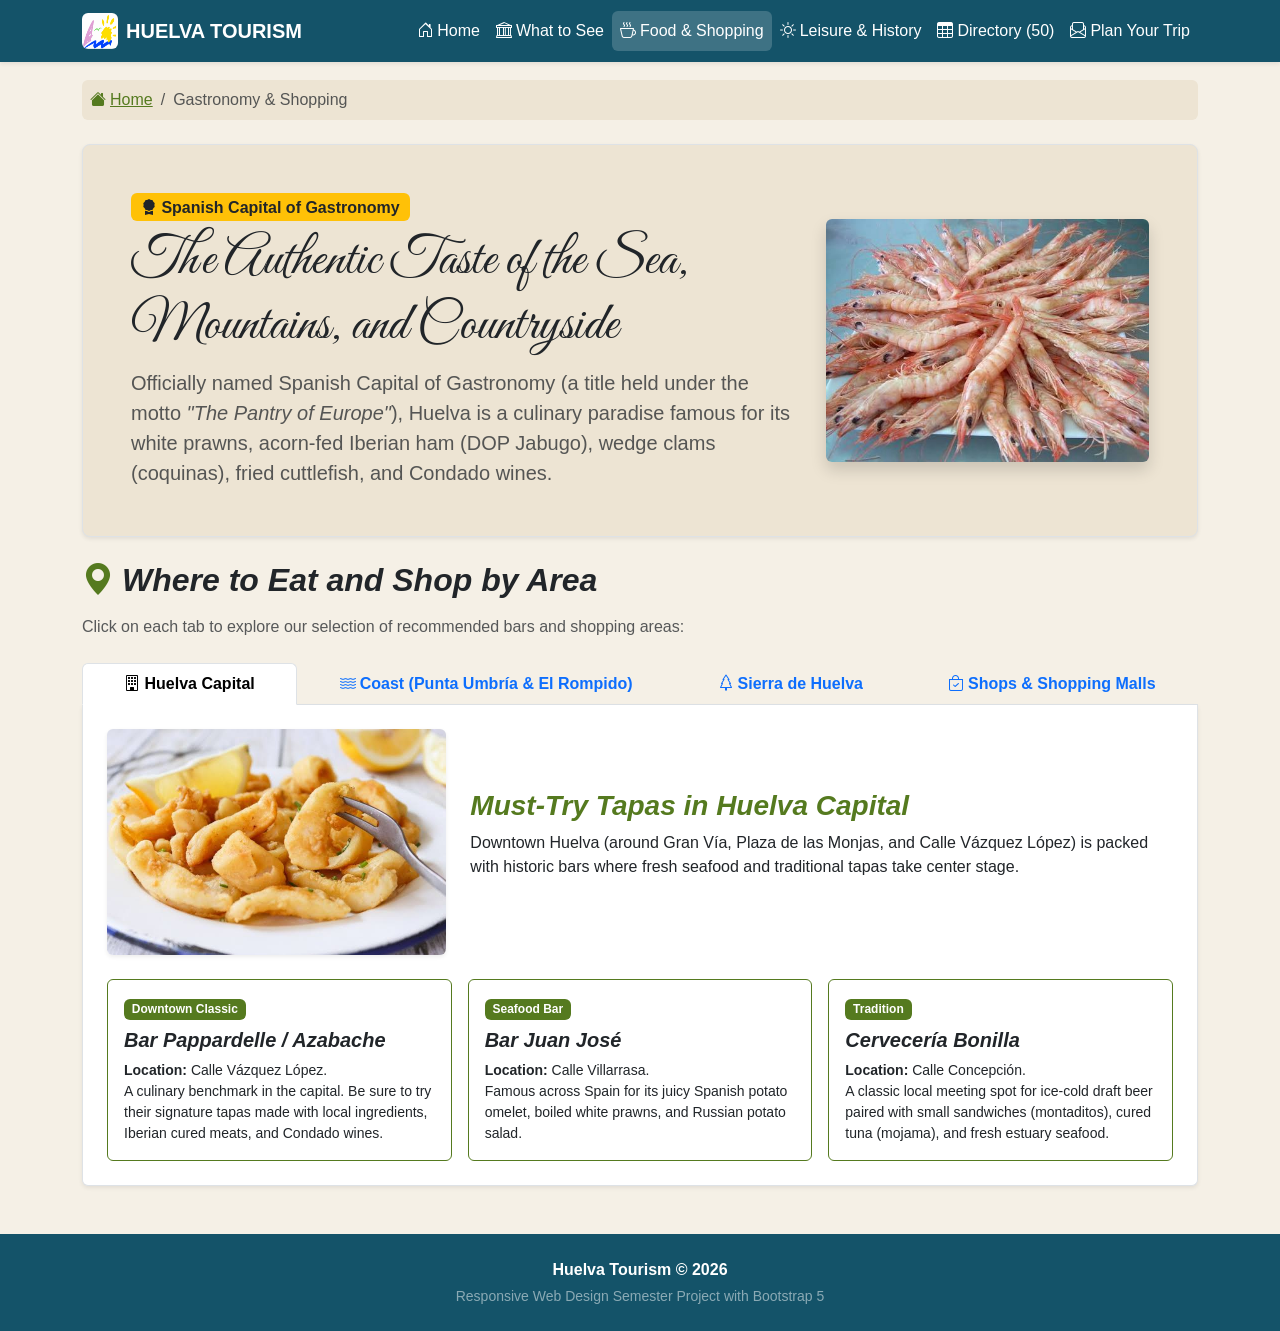
<file: gastronomia.html>
<!DOCTYPE html>
<html lang="en">
<head>
  <meta charset="utf-8">
  <meta name="viewport" content="width=device-width, initial-scale=1">
  <title>Gastronomy & Shopping - Huelva Tourism</title>
  <link href="./bootstrap/css/bootstrap.min.css" rel="stylesheet">
  <link rel="stylesheet" href="https://cdn.jsdelivr.net/npm/bootstrap-icons@1.11.3/font/bootstrap-icons.min.css">
  <link href="./style.css" rel="stylesheet">
</head>
<body>

  <!-- NAVIGATION BAR WITH LOGO -->
  <header>
    <nav class="navbar navbar-expand-lg navbar-dark bg-primary fixed-top shadow-sm">
      <div class="container">
        <a class="navbar-brand fw-bold d-flex align-items-center" href="./index.html">
          <img src="./img/logo.png" alt="Huelva Tourism Logo" width="36" height="36" class="me-2 rounded">
          HUELVA TOURISM
        </a>
        <button class="navbar-toggler" type="button" data-bs-toggle="collapse" data-bs-target="#menuPrincipal" aria-controls="menuPrincipal" aria-expanded="false" aria-label="Toggle navigation">
          <span class="navbar-toggler-icon"></span>
        </button>
        <div class="collapse navbar-collapse" id="menuPrincipal">
          <ul class="navbar-nav ms-auto mb-2 mb-lg-0">
            <li class="nav-item">
              <a class="nav-link" href="./index.html"><i class="bi bi-house-door me-1"></i>Home</a>
            </li>
            <li class="nav-item">
              <a class="nav-link" href="./interes.html"><i class="bi bi-bank me-1"></i>What to See</a>
            </li>
            <li class="nav-item">
              <a class="nav-link active" aria-current="page" href="./gastronomia.html"><i class="bi bi-cup-hot me-1"></i>Food & Shopping</a>
            </li>
            <li class="nav-item">
              <a class="nav-link" href="./actividades.html"><i class="bi bi-sun me-1"></i>Leisure & History</a>
            </li>
            <li class="nav-item">
              <a class="nav-link" href="./guia.html"><i class="bi bi-table me-1"></i>Directory (50)</a>
            </li>
            <li class="nav-item">
              <a class="nav-link" href="./contacto.html"><i class="bi bi-envelope-paper me-1"></i>Plan Your Trip</a>
            </li>
          </ul>
        </div>
      </div>
    </nav>
  </header>

  <main>
    <!-- BREADCRUMB -->
    <div class="container mt-4">
      <nav aria-label="breadcrumb">
        <ol class="breadcrumb bg-light p-2 rounded">
          <li class="breadcrumb-item"><a href="./index.html"><i class="bi bi-house-fill me-1"></i>Home</a></li>
          <li class="breadcrumb-item active" aria-current="page">Gastronomy & Shopping</li>
        </ol>
      </nav>
    </div>

    <!-- HEADER HIGHLIGHTING SPANISH CAPITAL OF GASTRONOMY -->
    <section class="container my-4">
      <div class="p-4 p-md-5 mb-4 rounded-3 bg-light border shadow-sm">
        <div class="row align-items-center g-4">
          <div class="col-lg-8">
            <span class="badge bg-warning text-dark fs-6 mb-2">
              <i class="bi bi-award-fill me-1"></i>Spanish Capital of Gastronomy
            </span>
            <h1 class="fw-bold display-6">The Authentic Taste of the Sea, Mountains, and Countryside</h1>
            <p class="lead text-muted mb-0">
              Officially named <strong>Spanish Capital of Gastronomy</strong> (a title held under the motto <em>"The Pantry of Europe"</em>), Huelva is a culinary paradise famous for its <strong>white prawns</strong>, <strong>acorn-fed Iberian ham (DOP Jabugo)</strong>, wedge clams (coquinas), fried cuttlefish, and Condado wines.
            </p>
          </div>
          <div class="col-lg-4 text-center">
            <img src="./img/gastronomia.jpg" class="img-fluid rounded shadow" alt="Huelva Gastronomy">
          </div>
        </div>
      </div>

      <!-- NAVS & TABS COMPONENT (4 INTERACTIVE TABS) -->
      <h2 class="fw-bold mb-3"><i class="bi bi-geo-alt-fill text-primary me-2"></i>Where to Eat and Shop by Area</h2>
      <p class="text-muted mb-4">Click on each tab to explore our selection of recommended bars and shopping areas:</p>

      <ul class="nav nav-tabs nav-fill fw-semibold" id="pestanasGastronomia" role="tablist">
        <li class="nav-item" role="presentation">
          <button class="nav-link active" id="tab-capital" data-bs-toggle="tab" data-bs-target="#contenido-capital" type="button" role="tab" aria-controls="contenido-capital" aria-selected="true">
            <i class="bi bi-building me-1"></i>Huelva Capital
          </button>
        </li>
        <li class="nav-item" role="presentation">
          <button class="nav-link" id="tab-costa" data-bs-toggle="tab" data-bs-target="#contenido-costa" type="button" role="tab" aria-controls="contenido-costa" aria-selected="false">
            <i class="bi bi-water me-1"></i>Coast (Punta Umbría & El Rompido)
          </button>
        </li>
        <li class="nav-item" role="presentation">
          <button class="nav-link" id="tab-sierra" data-bs-toggle="tab" data-bs-target="#contenido-sierra" type="button" role="tab" aria-controls="contenido-sierra" aria-selected="false">
            <i class="bi bi-tree me-1"></i>Sierra de Huelva
          </button>
        </li>
        <li class="nav-item" role="presentation">
          <button class="nav-link" id="tab-compras" data-bs-toggle="tab" data-bs-target="#contenido-compras" type="button" role="tab" aria-controls="contenido-compras" aria-selected="false">
            <i class="bi bi-bag-check me-1"></i>Shops & Shopping Malls
          </button>
        </li>
      </ul>

      <!-- TAB CONTENT -->
      <div class="tab-content border border-top-0 rounded-bottom p-4 bg-white shadow-sm" id="contenidoPestanas">

        <!-- TAB 1: HUELVA CAPITAL -->
        <div class="tab-pane fade show active" id="contenido-capital" role="tabpanel" aria-labelledby="tab-capital" tabindex="0">
          <div class="row g-4 align-items-center mb-4">
            <div class="col-md-4">
              <img src="./img/bares_capital.jpg" class="img-fluid rounded shadow-sm" alt="Tapas in Huelva Capital">
            </div>
            <div class="col-md-8">
              <h3 class="fw-bold text-primary">Must-Try Tapas in Huelva Capital</h3>
              <p>Downtown Huelva (around Gran Vía, Plaza de las Monjas, and Calle Vázquez López) is packed with historic bars where fresh seafood and traditional tapas take center stage.</p>
            </div>
          </div>

          <div class="row row-cols-1 row-cols-md-3 g-3">
            <div class="col">
              <div class="card h-100 border-primary">
                <div class="card-body">
                  <span class="badge bg-primary mb-2">Downtown Classic</span>
                  <h5 class="card-title fw-bold">Bar Pappardelle / Azabache</h5>
                  <p class="card-text small"><strong>Location:</strong> Calle Vázquez López.<br>A culinary benchmark in the capital. Be sure to try their signature tapas made with local ingredients, Iberian cured meats, and Condado wines.</p>
                </div>
              </div>
            </div>
            <div class="col">
              <div class="card h-100 border-primary">
                <div class="card-body">
                  <span class="badge bg-primary mb-2">Seafood Bar</span>
                  <h5 class="card-title fw-bold">Bar Juan José</h5>
                  <p class="card-text small"><strong>Location:</strong> Calle Villarrasa.<br>Famous across Spain for its juicy Spanish potato omelet, boiled white prawns, and Russian potato salad.</p>
                </div>
              </div>
            </div>
            <div class="col">
              <div class="card h-100 border-primary">
                <div class="card-body">
                  <span class="badge bg-primary mb-2">Tradition</span>
                  <h5 class="card-title fw-bold">Cervecería Bonilla</h5>
                  <p class="card-text small"><strong>Location:</strong> Calle Concepción.<br>A classic local meeting spot for ice-cold draft beer paired with small sandwiches (montaditos), cured tuna (mojama), and fresh estuary seafood.</p>
                </div>
              </div>
            </div>
          </div>
        </div>

        <!-- TAB 2: COASTAL BARS -->
        <div class="tab-pane fade" id="contenido-costa" role="tabpanel" aria-labelledby="tab-costa" tabindex="0">
          <div class="row g-4 align-items-center mb-4">
            <div class="col-md-4">
              <img src="./img/bares_costa.jpg" class="img-fluid rounded shadow-sm" alt="Gastronomy on the Huelva Coast">
            </div>
            <div class="col-md-8">
              <h3 class="fw-bold text-info">Seaside Flavors in Punta Umbría and El Rompido</h3>
              <p>Just minutes from the capital, the coastal fishing villages serve freshly auctioned fish, garlic wedge clams (coquinas), baby clams, and seafood rice dishes overlooking the Atlantic or the Piedras estuary.</p>
            </div>
          </div>

          <div class="row row-cols-1 row-cols-md-3 g-3">
            <div class="col">
              <div class="card h-100 border-info">
                <div class="card-body">
                  <span class="badge bg-info text-dark mb-2">Punta Umbría</span>
                  <h5 class="card-title fw-bold">Calle Ancha & Plaza Pérez Pastor</h5>
                  <p class="card-text small">Punta Umbría's iconic promenade lined with tapas bars and fried-fish spots (such as <em>Casa Diego</em> and <em>El Tabla</em>) serving fried cuttlefish, anchovies, and prawns.</p>
                </div>
              </div>
            </div>
            <div class="col">
              <div class="card h-100 border-info">
                <div class="card-body">
                  <span class="badge bg-info text-dark mb-2">El Rompido</span>
                  <h5 class="card-title fw-bold">El Rompido Waterfront</h5>
                  <p class="card-text small">Restaurants like <em>Caribe II</em> and <em>La Patera</em> stand out for their views of the Flecha del Rompido sandspit, seafood rice dishes, and fresh coquinas.</p>
                </div>
              </div>
            </div>
            <div class="col">
              <div class="card h-100 border-info">
                <div class="card-body">
                  <span class="badge bg-info text-dark mb-2">Beachfront</span>
                  <h5 class="card-title fw-bold">La Canaleta Beach Bars (Chiringuitos)</h5>
                  <p class="card-text small">Ideal at sunset in Punta Umbría for grilled fish and skewered sardines with your feet practically in the sand.</p>
                </div>
              </div>
            </div>
          </div>
        </div>

        <!-- TAB 3: SIERRA BARS -->
        <div class="tab-pane fade" id="contenido-sierra" role="tabpanel" aria-labelledby="tab-sierra" tabindex="0">
          <div class="row g-4 align-items-center mb-4">
            <div class="col-md-4">
              <img src="./img/bares_sierra.jpg" class="img-fluid rounded shadow-sm" alt="Gastronomy in Sierra de Huelva">
            </div>
            <div class="col-md-8">
              <h3 class="fw-bold text-success">Mountain Taverns in Sierra de Huelva</h3>
              <p>In mountain towns such as Aracena, Jabugo, Linares de la Sierra, and Alájar, the pasturelands (dehesa) take the spotlight: charcoal-grilled Iberian pork cuts, acorn-fed ham, and wild mushroom stews.</p>
            </div>
          </div>

          <div class="row row-cols-1 row-cols-md-3 g-3">
            <div class="col">
              <div class="card h-100 border-success">
                <div class="card-body">
                  <span class="badge bg-success mb-2">Aracena</span>
                  <h5 class="card-title fw-bold">Restaurante Casas / José Vicente</h5>
                  <p class="card-text small">Top spots in the heart of Aracena for hand-carved Iberian ham, wild boletus mushroom croquettes, and charcoal-grilled meats.</p>
                </div>
              </div>
            </div>
            <div class="col">
              <div class="card h-100 border-success">
                <div class="card-body">
                  <span class="badge bg-success mb-2">Linares de la Sierra</span>
                  <h5 class="card-title fw-bold">Restaurante Arrieros</h5>
                  <p class="card-text small">Renowned for its creative mountain cuisine rooted in local garden produce and Iberian pork in a picturesque rural setting.</p>
                </div>
              </div>
            </div>
            <div class="col">
              <div class="card h-100 border-success">
                <div class="card-body">
                  <span class="badge bg-success mb-2">Jabugo</span>
                  <h5 class="card-title fw-bold">Jabugo & El Repilado Taverns</h5>
                  <p class="card-text small">World cradle of Protected Designation of Origin Iberian ham. A mandatory stop to sample artisan Iberian cured meats.</p>
                </div>
              </div>
            </div>
          </div>
        </div>

        <!-- TAB 4: SHOPS & SHOPPING MALLS -->
        <div class="tab-pane fade" id="contenido-compras" role="tabpanel" aria-labelledby="tab-compras" tabindex="0">
          <div class="row g-4 align-items-center mb-4">
            <div class="col-md-4">
              <img src="./img/compras.jpg" class="img-fluid rounded shadow-sm" alt="Shopping malls and stores in Huelva">
            </div>
            <div class="col-md-8">
              <h3 class="fw-bold text-warning text-dark">Shopping Malls and Local Stores in Huelva</h3>
              <p>From large open-air retail parks to traditional food markets and pedestrian shopping streets filled with local boutiques.</p>
            </div>
          </div>

          <div class="row row-cols-1 row-cols-md-3 g-3">
            <div class="col">
              <div class="card h-100 border-warning">
                <div class="card-body">
                  <span class="badge bg-warning text-dark mb-2">Shopping Mall</span>
                  <h5 class="card-title fw-bold">Holea Shopping Center</h5>
                  <p class="card-text small"><strong>Location:</strong> Ronda Exterior Norte.<br>The province's largest open-air shopping center, featuring over 100 fashion stores, cinemas, a hypermarket, and a wide dining area.</p>
                </div>
              </div>
            </div>
            <div class="col">
              <div class="card h-100 border-warning">
                <div class="card-body">
                  <span class="badge bg-warning text-dark mb-2">Waterfront Leisure</span>
                  <h5 class="card-title fw-bold">Aqualon Shopping Center</h5>
                  <p class="card-text small"><strong>Location:</strong> Paseo de la Ría.<br>Known for its outdoor terraces overlooking the Odiel River, cafés, restaurants, and family entertainment venues.</p>
                </div>
              </div>
            </div>
            <div class="col">
              <div class="card h-100 border-warning">
                <div class="card-body">
                  <span class="badge bg-warning text-dark mb-2">Local Commerce</span>
                  <h5 class="card-title fw-bold">Mercado del Carmen & Calle Concepción</h5>
                  <p class="card-text small">At <strong>Mercado del Carmen</strong> you can buy fresh seafood straight from the fish auction, while downtown pedestrian streets offer local shops and souvenirs.</p>
                </div>
              </div>
            </div>
          </div>
        </div>

      </div>
    </section>
  </main>

  <!-- FOOTER -->
  <footer class="py-4 mt-5">
    <div class="container text-center">
      <p class="mb-1 fw-bold">Huelva Tourism &copy; 2026</p>
      <p class="small text-white-50 mb-0">Responsive Web Design Semester Project with Bootstrap 5</p>
    </div>
  </footer>

  <script src="./bootstrap/js/bootstrap.bundle.min.js"></script>
</body>
</html>
</file>
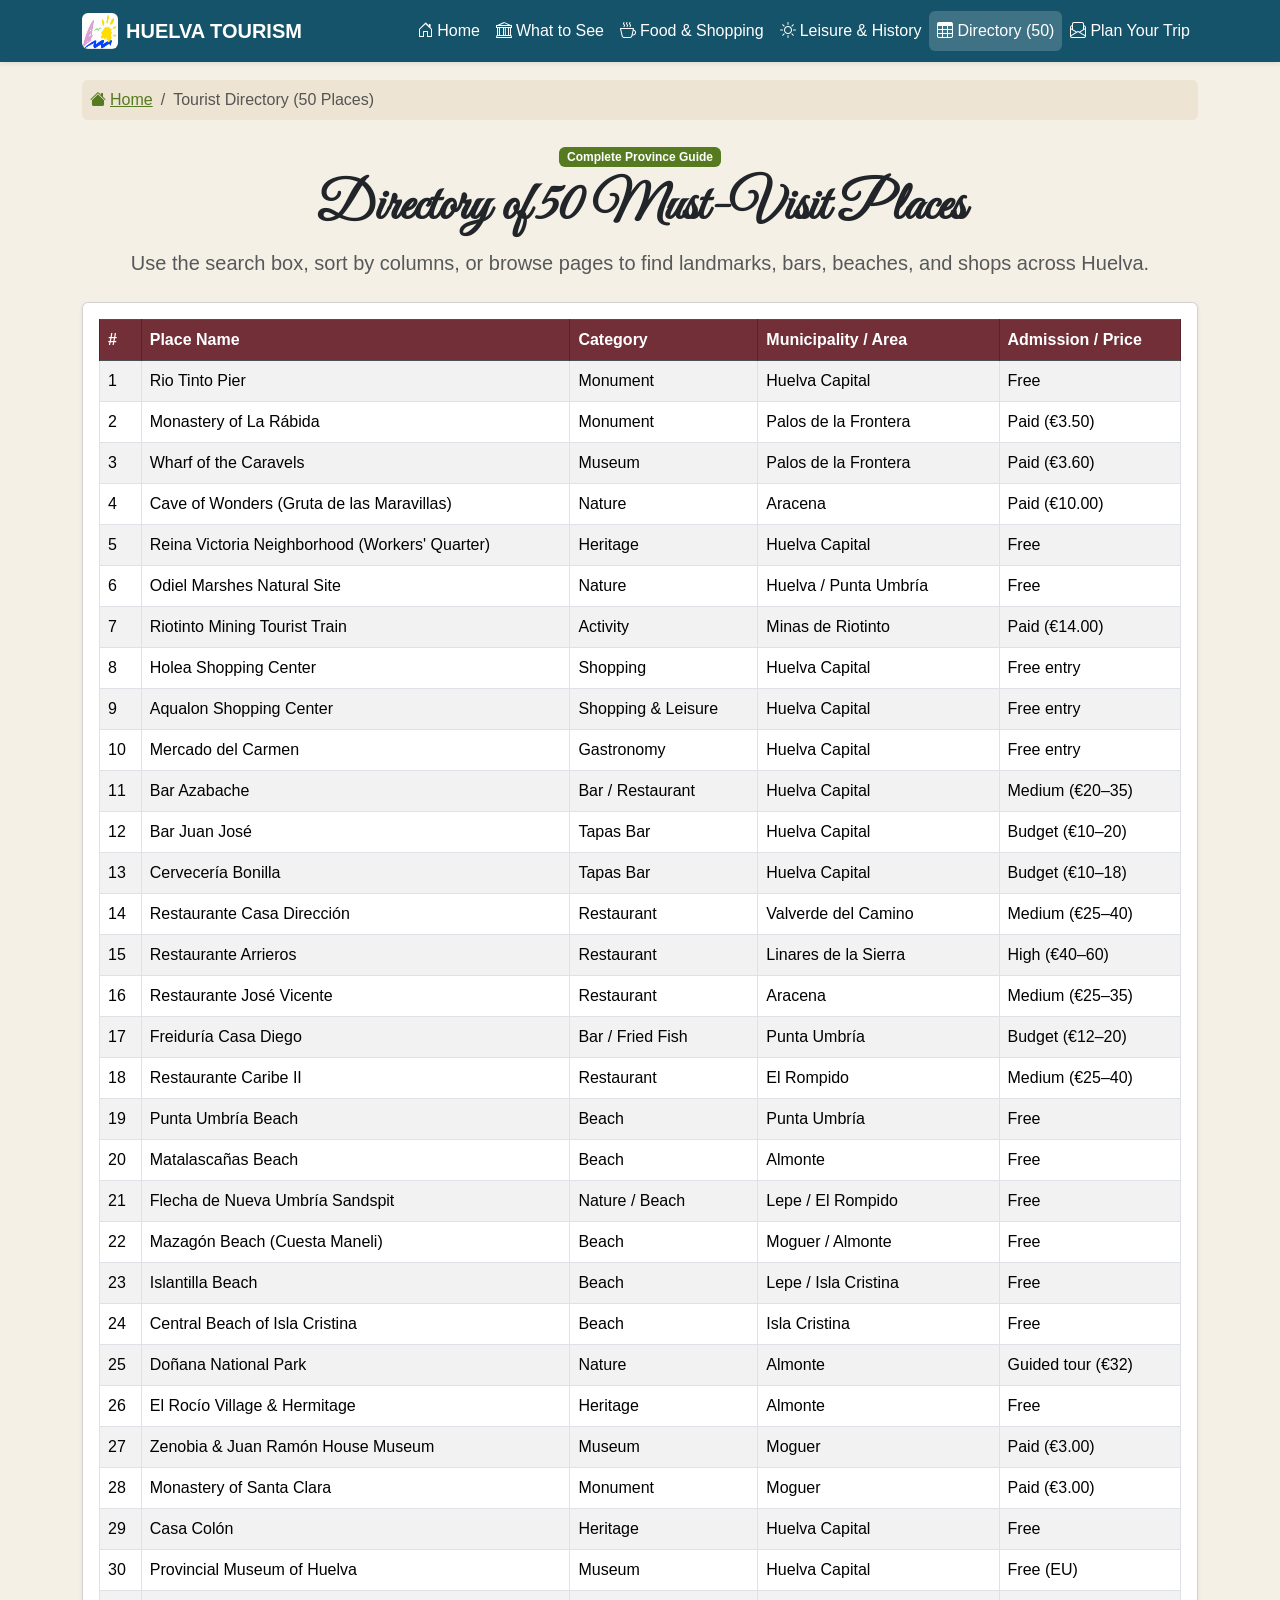
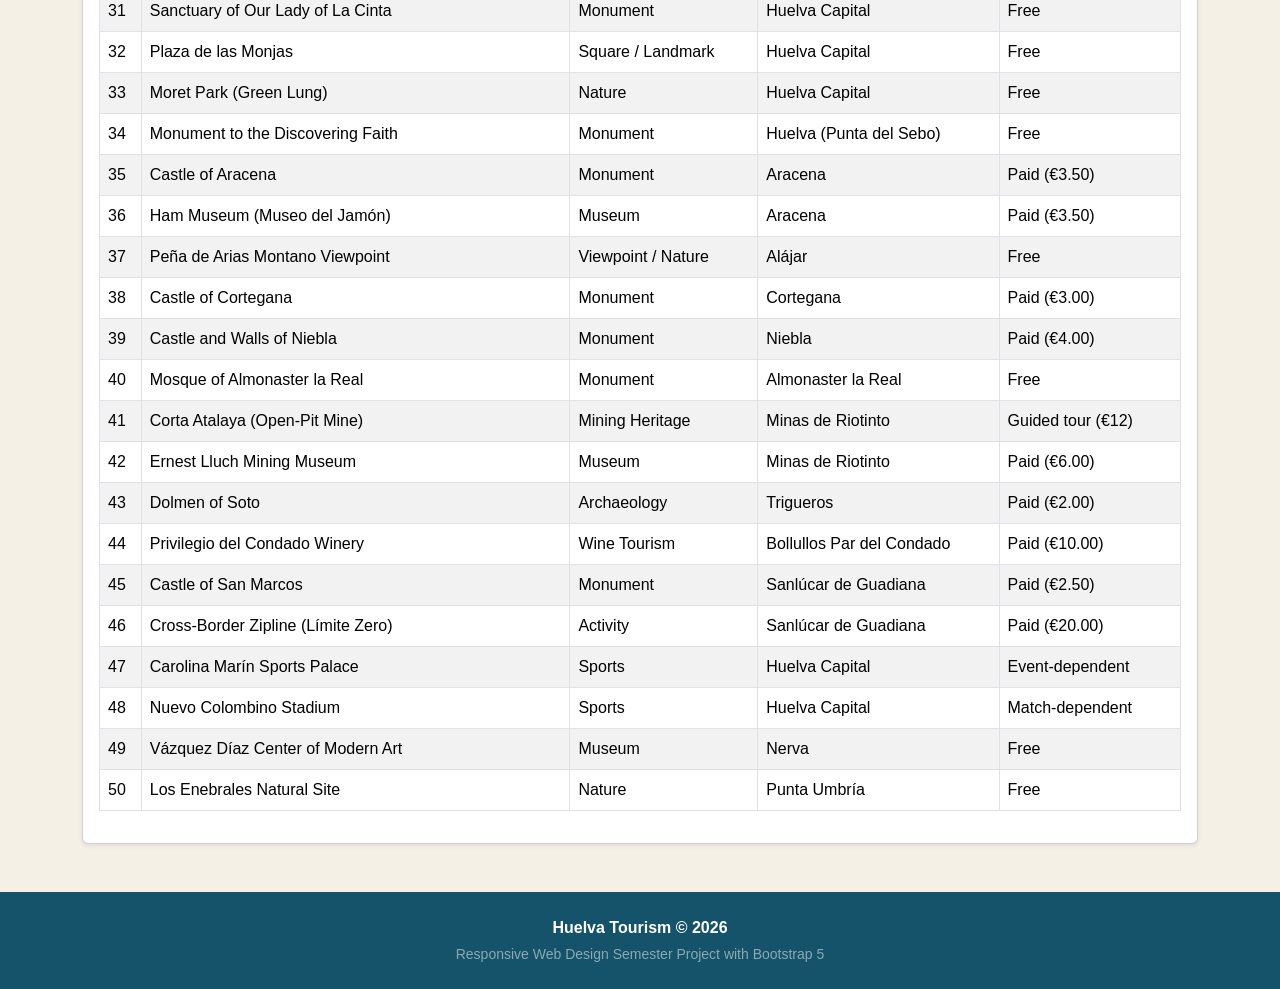
<file: guia.html>
<!DOCTYPE html>
<html lang="en">
<head>
  <meta charset="utf-8">
  <meta name="viewport" content="width=device-width, initial-scale=1">
  <title>Tourist Directory (50 Places) - Huelva Tourism</title>
  <!-- Local Bootstrap CSS -->
  <link href="./bootstrap/css/bootstrap.min.css" rel="stylesheet">
  <!-- Official Bootstrap Icons -->
  <link rel="stylesheet" href="https://cdn.jsdelivr.net/npm/bootstrap-icons@1.11.3/font/bootstrap-icons.min.css">
  <!-- Official DataTables CSS for Bootstrap 5 -->
  <link rel="stylesheet" href="https://cdn.datatables.net/1.13.8/css/dataTables.bootstrap5.min.css">
  <!-- Custom Styles -->
  <link href="./style.css" rel="stylesheet">
</head>
<body>

  <!-- NAVIGATION BAR WITH LOGO -->
  <header>
    <nav class="navbar navbar-expand-lg navbar-dark bg-primary fixed-top shadow-sm">
      <div class="container">
        <a class="navbar-brand fw-bold d-flex align-items-center" href="./index.html">
          <img src="./img/logo.png" alt="Huelva Tourism Logo" width="36" height="36" class="me-2 rounded">
          HUELVA TOURISM
        </a>
        <button class="navbar-toggler" type="button" data-bs-toggle="collapse" data-bs-target="#menuPrincipal" aria-controls="menuPrincipal" aria-expanded="false" aria-label="Toggle navigation">
          <span class="navbar-toggler-icon"></span>
        </button>
        <div class="collapse navbar-collapse" id="menuPrincipal">
          <ul class="navbar-nav ms-auto mb-2 mb-lg-0">
            <li class="nav-item">
              <a class="nav-link" href="./index.html"><i class="bi bi-house-door me-1"></i>Home</a>
            </li>
            <li class="nav-item">
              <a class="nav-link" href="./interes.html"><i class="bi bi-bank me-1"></i>What to See</a>
            </li>
            <li class="nav-item">
              <a class="nav-link" href="./gastronomia.html"><i class="bi bi-cup-hot me-1"></i>Food & Shopping</a>
            </li>
            <li class="nav-item">
              <a class="nav-link" href="./actividades.html"><i class="bi bi-sun me-1"></i>Leisure & History</a>
            </li>
            <li class="nav-item">
              <a class="nav-link active" aria-current="page" href="./guia.html"><i class="bi bi-table me-1"></i>Directory (50)</a>
            </li>
            <li class="nav-item">
              <a class="nav-link" href="./contacto.html"><i class="bi bi-envelope-paper me-1"></i>Plan Your Trip</a>
            </li>
          </ul>
        </div>
      </div>
    </nav>
  </header>

  <main>
    <!-- BREADCRUMB -->
    <div class="container mt-4">
      <nav aria-label="breadcrumb">
        <ol class="breadcrumb bg-light p-2 rounded">
          <li class="breadcrumb-item"><a href="./index.html"><i class="bi bi-house-fill me-1"></i>Home</a></li>
          <li class="breadcrumb-item active" aria-current="page">Tourist Directory (50 Places)</li>
        </ol>
      </nav>
    </div>

    <!-- DATATABLE SECTION -->
    <section class="container my-4">
      <div class="text-center mb-4">
        <span class="badge bg-primary mb-2">Complete Province Guide</span>
        <h1 class="fw-bold">Directory of 50 Must-Visit Places</h1>
        <p class="lead text-muted">Use the search box, sort by columns, or browse pages to find landmarks, bars, beaches, and shops across Huelva.</p>
      </div>

      <div class="card shadow-sm">
        <div class="card-body">
          <div class="table-responsive">
            <table id="tablaHuelva" class="table table-striped table-bordered align-middle" style="width:100%">
              <thead class="table-dark">
                <tr>
                  <th>#</th>
                  <th>Place Name</th>
                  <th>Category</th>
                  <th>Municipality / Area</th>
                  <th>Admission / Price</th>
                </tr>
              </thead>
              <tbody>
                <tr><td>1</td><td>Rio Tinto Pier</td><td>Monument</td><td>Huelva Capital</td><td>Free</td></tr>
                <tr><td>2</td><td>Monastery of La Rábida</td><td>Monument</td><td>Palos de la Frontera</td><td>Paid (€3.50)</td></tr>
                <tr><td>3</td><td>Wharf of the Caravels</td><td>Museum</td><td>Palos de la Frontera</td><td>Paid (€3.60)</td></tr>
                <tr><td>4</td><td>Cave of Wonders (Gruta de las Maravillas)</td><td>Nature</td><td>Aracena</td><td>Paid (€10.00)</td></tr>
                <tr><td>5</td><td>Reina Victoria Neighborhood (Workers' Quarter)</td><td>Heritage</td><td>Huelva Capital</td><td>Free</td></tr>
                <tr><td>6</td><td>Odiel Marshes Natural Site</td><td>Nature</td><td>Huelva / Punta Umbría</td><td>Free</td></tr>
                <tr><td>7</td><td>Riotinto Mining Tourist Train</td><td>Activity</td><td>Minas de Riotinto</td><td>Paid (€14.00)</td></tr>
                <tr><td>8</td><td>Holea Shopping Center</td><td>Shopping</td><td>Huelva Capital</td><td>Free entry</td></tr>
                <tr><td>9</td><td>Aqualon Shopping Center</td><td>Shopping & Leisure</td><td>Huelva Capital</td><td>Free entry</td></tr>
                <tr><td>10</td><td>Mercado del Carmen</td><td>Gastronomy</td><td>Huelva Capital</td><td>Free entry</td></tr>
                <tr><td>11</td><td>Bar Azabache</td><td>Bar / Restaurant</td><td>Huelva Capital</td><td>Medium (€20–35)</td></tr>
                <tr><td>12</td><td>Bar Juan José</td><td>Tapas Bar</td><td>Huelva Capital</td><td>Budget (€10–20)</td></tr>
                <tr><td>13</td><td>Cervecería Bonilla</td><td>Tapas Bar</td><td>Huelva Capital</td><td>Budget (€10–18)</td></tr>
                <tr><td>14</td><td>Restaurante Casa Dirección</td><td>Restaurant</td><td>Valverde del Camino</td><td>Medium (€25–40)</td></tr>
                <tr><td>15</td><td>Restaurante Arrieros</td><td>Restaurant</td><td>Linares de la Sierra</td><td>High (€40–60)</td></tr>
                <tr><td>16</td><td>Restaurante José Vicente</td><td>Restaurant</td><td>Aracena</td><td>Medium (€25–35)</td></tr>
                <tr><td>17</td><td>Freiduría Casa Diego</td><td>Bar / Fried Fish</td><td>Punta Umbría</td><td>Budget (€12–20)</td></tr>
                <tr><td>18</td><td>Restaurante Caribe II</td><td>Restaurant</td><td>El Rompido</td><td>Medium (€25–40)</td></tr>
                <tr><td>19</td><td>Punta Umbría Beach</td><td>Beach</td><td>Punta Umbría</td><td>Free</td></tr>
                <tr><td>20</td><td>Matalascañas Beach</td><td>Beach</td><td>Almonte</td><td>Free</td></tr>
                <tr><td>21</td><td>Flecha de Nueva Umbría Sandspit</td><td>Nature / Beach</td><td>Lepe / El Rompido</td><td>Free</td></tr>
                <tr><td>22</td><td>Mazagón Beach (Cuesta Maneli)</td><td>Beach</td><td>Moguer / Almonte</td><td>Free</td></tr>
                <tr><td>23</td><td>Islantilla Beach</td><td>Beach</td><td>Lepe / Isla Cristina</td><td>Free</td></tr>
                <tr><td>24</td><td>Central Beach of Isla Cristina</td><td>Beach</td><td>Isla Cristina</td><td>Free</td></tr>
                <tr><td>25</td><td>Doñana National Park</td><td>Nature</td><td>Almonte</td><td>Guided tour (€32)</td></tr>
                <tr><td>26</td><td>El Rocío Village & Hermitage</td><td>Heritage</td><td>Almonte</td><td>Free</td></tr>
                <tr><td>27</td><td>Zenobia & Juan Ramón House Museum</td><td>Museum</td><td>Moguer</td><td>Paid (€3.00)</td></tr>
                <tr><td>28</td><td>Monastery of Santa Clara</td><td>Monument</td><td>Moguer</td><td>Paid (€3.00)</td></tr>
                <tr><td>29</td><td>Casa Colón</td><td>Heritage</td><td>Huelva Capital</td><td>Free</td></tr>
                <tr><td>30</td><td>Provincial Museum of Huelva</td><td>Museum</td><td>Huelva Capital</td><td>Free (EU)</td></tr>
                <tr><td>31</td><td>Sanctuary of Our Lady of La Cinta</td><td>Monument</td><td>Huelva Capital</td><td>Free</td></tr>
                <tr><td>32</td><td>Plaza de las Monjas</td><td>Square / Landmark</td><td>Huelva Capital</td><td>Free</td></tr>
                <tr><td>33</td><td>Moret Park (Green Lung)</td><td>Nature</td><td>Huelva Capital</td><td>Free</td></tr>
                <tr><td>34</td><td>Monument to the Discovering Faith</td><td>Monument</td><td>Huelva (Punta del Sebo)</td><td>Free</td></tr>
                <tr><td>35</td><td>Castle of Aracena</td><td>Monument</td><td>Aracena</td><td>Paid (€3.50)</td></tr>
                <tr><td>36</td><td>Ham Museum (Museo del Jamón)</td><td>Museum</td><td>Aracena</td><td>Paid (€3.50)</td></tr>
                <tr><td>37</td><td>Peña de Arias Montano Viewpoint</td><td>Viewpoint / Nature</td><td>Alájar</td><td>Free</td></tr>
                <tr><td>38</td><td>Castle of Cortegana</td><td>Monument</td><td>Cortegana</td><td>Paid (€3.00)</td></tr>
                <tr><td>39</td><td>Castle and Walls of Niebla</td><td>Monument</td><td>Niebla</td><td>Paid (€4.00)</td></tr>
                <tr><td>40</td><td>Mosque of Almonaster la Real</td><td>Monument</td><td>Almonaster la Real</td><td>Free</td></tr>
                <tr><td>41</td><td>Corta Atalaya (Open-Pit Mine)</td><td>Mining Heritage</td><td>Minas de Riotinto</td><td>Guided tour (€12)</td></tr>
                <tr><td>42</td><td>Ernest Lluch Mining Museum</td><td>Museum</td><td>Minas de Riotinto</td><td>Paid (€6.00)</td></tr>
                <tr><td>43</td><td>Dolmen of Soto</td><td>Archaeology</td><td>Trigueros</td><td>Paid (€2.00)</td></tr>
                <tr><td>44</td><td>Privilegio del Condado Winery</td><td>Wine Tourism</td><td>Bollullos Par del Condado</td><td>Paid (€10.00)</td></tr>
                <tr><td>45</td><td>Castle of San Marcos</td><td>Monument</td><td>Sanlúcar de Guadiana</td><td>Paid (€2.50)</td></tr>
                <tr><td>46</td><td>Cross-Border Zipline (Límite Zero)</td><td>Activity</td><td>Sanlúcar de Guadiana</td><td>Paid (€20.00)</td></tr>
                <tr><td>47</td><td>Carolina Marín Sports Palace</td><td>Sports</td><td>Huelva Capital</td><td>Event-dependent</td></tr>
                <tr><td>48</td><td>Nuevo Colombino Stadium</td><td>Sports</td><td>Huelva Capital</td><td>Match-dependent</td></tr>
                <tr><td>49</td><td>Vázquez Díaz Center of Modern Art</td><td>Museum</td><td>Nerva</td><td>Free</td></tr>
                <tr><td>50</td><td>Los Enebrales Natural Site</td><td>Nature</td><td>Punta Umbría</td><td>Free</td></tr>
              </tbody>
            </table>
          </div>
        </div>
      </div>
    </section>
  </main>

  <!-- FOOTER -->
  <footer class="py-4 mt-5">
    <div class="container text-center">
      <p class="mb-1 fw-bold">Huelva Tourism &copy; 2026</p>
      <p class="small text-white-50 mb-0">Responsive Web Design Semester Project with Bootstrap 5</p>
    </div>
  </footer>

  <!-- Scripts: jQuery, Bootstrap 5, and DataTables -->
  <script src="https://code.jquery.com/jquery-3.7.1.min.js"></script>
  <script src="./bootstrap/js/bootstrap.bundle.min.js"></script>
  <script src="https://cdn.datatables.net/1.13.8/js/jquery.dataTables.min.js"></script>
  <script src="https://cdn.datatables.net/1.13.8/js/dataTables.bootstrap5.min.js"></script>

  <!-- Initialize DataTable in English -->
  <script>
    $(document).ready(function () {$('#tablaHuelva').DataTable({
        pageLength: 10,
        lengthMenu: [10, 25, 50]
      });
    });
  </script>
</body>
</html>
</file>
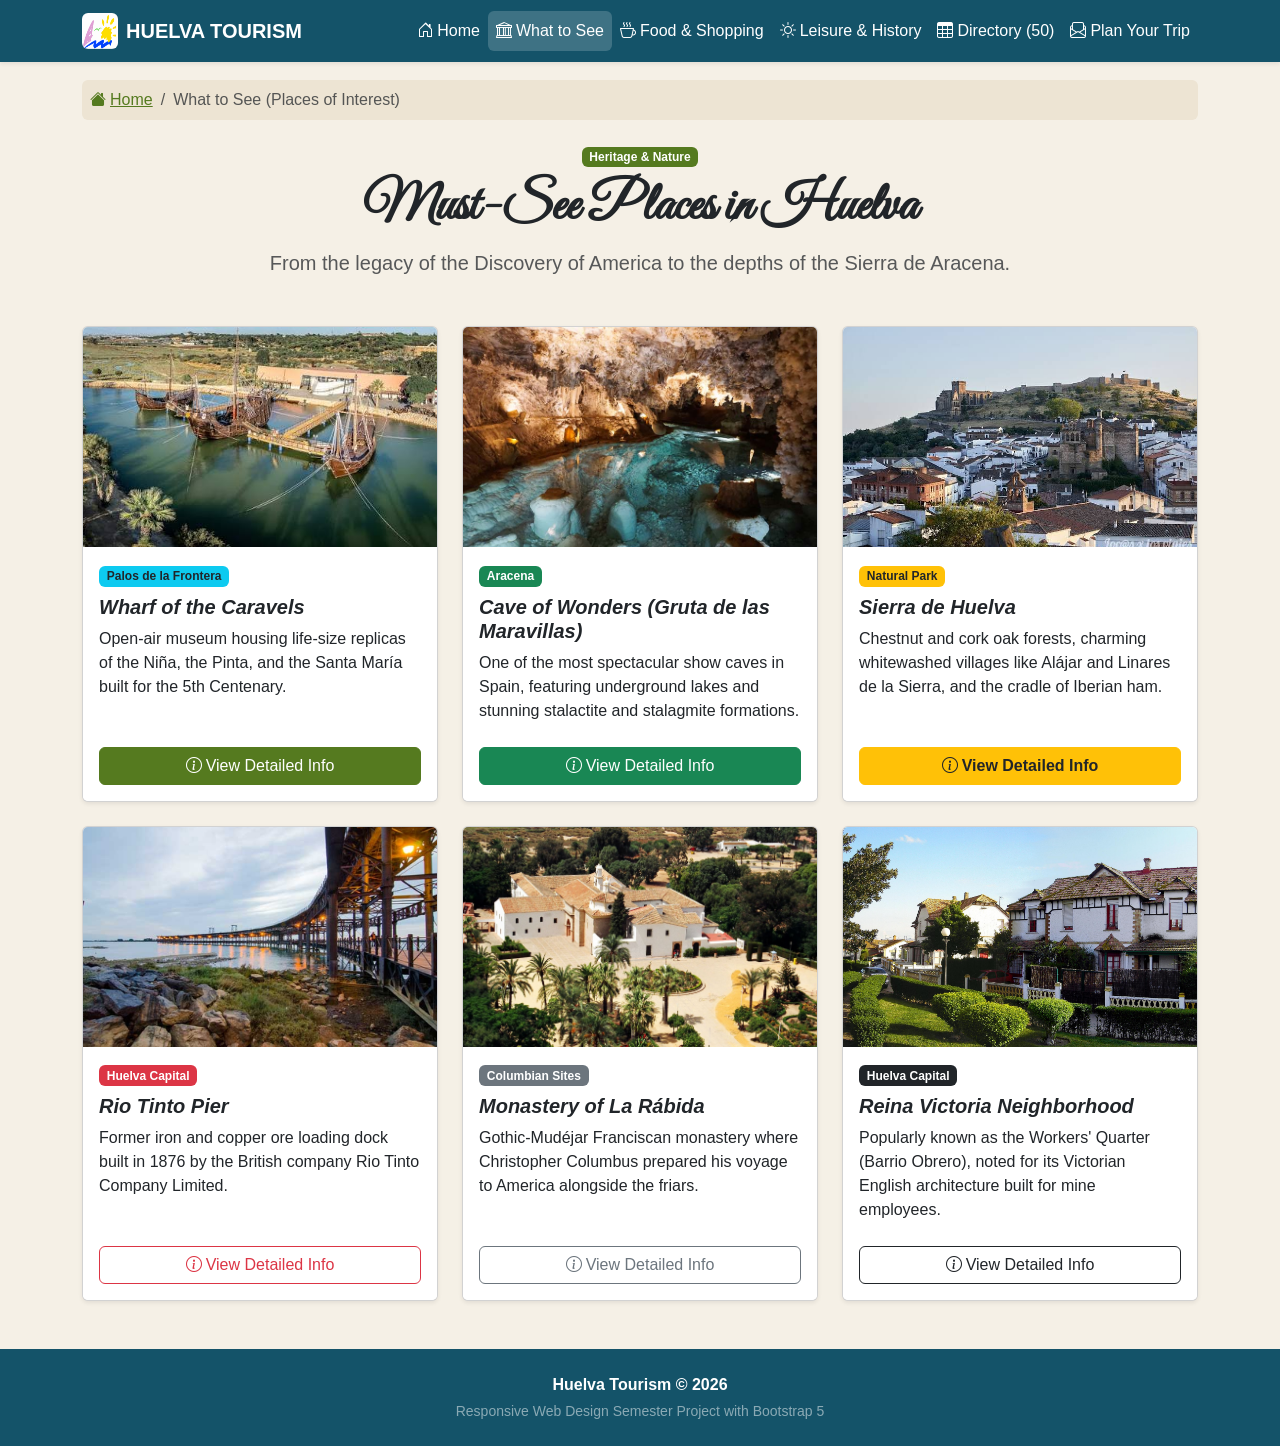
<file: interes.html>
<!DOCTYPE html>
<html lang="en">
<head>
  <meta charset="utf-8">
  <meta name="viewport" content="width=device-width, initial-scale=1">
  <title>What to See in Huelva - Places of Interest</title>
  <link href="./bootstrap/css/bootstrap.min.css" rel="stylesheet">
  <link rel="stylesheet" href="https://cdn.jsdelivr.net/npm/bootstrap-icons@1.11.3/font/bootstrap-icons.min.css">
  <link href="./style.css" rel="stylesheet">
</head>
<body>

  <!-- NAVIGATION BAR WITH LOGO -->
  <header>
    <nav class="navbar navbar-expand-lg navbar-dark bg-primary fixed-top shadow-sm">
      <div class="container">
        <a class="navbar-brand fw-bold d-flex align-items-center" href="./index.html">
          <img src="./img/logo.png" alt="Huelva Tourism Logo" width="36" height="36" class="me-2 rounded">
          HUELVA TOURISM
        </a>
        <button class="navbar-toggler" type="button" data-bs-toggle="collapse" data-bs-target="#menuPrincipal" aria-controls="menuPrincipal" aria-expanded="false" aria-label="Toggle navigation">
          <span class="navbar-toggler-icon"></span>
        </button>
        <div class="collapse navbar-collapse" id="menuPrincipal">
          <ul class="navbar-nav ms-auto mb-2 mb-lg-0">
            <li class="nav-item">
              <a class="nav-link" href="./index.html"><i class="bi bi-house-door me-1"></i>Home</a>
            </li>
            <li class="nav-item">
              <a class="nav-link active" aria-current="page" href="./interes.html"><i class="bi bi-bank me-1"></i>What to See</a>
            </li>
            <li class="nav-item">
              <a class="nav-link" href="./gastronomia.html"><i class="bi bi-cup-hot me-1"></i>Food & Shopping</a>
            </li>
            <li class="nav-item">
              <a class="nav-link" href="./actividades.html"><i class="bi bi-sun me-1"></i>Leisure & History</a>
            </li>
            <li class="nav-item">
              <a class="nav-link" href="./guia.html"><i class="bi bi-table me-1"></i>Directory (50)</a>
            </li>
            <li class="nav-item">
              <a class="nav-link" href="./contacto.html"><i class="bi bi-envelope-paper me-1"></i>Plan Your Trip</a>
            </li>
          </ul>
        </div>
      </div>
    </nav>
  </header>

  <main>
    <!-- BREADCRUMB -->
    <div class="container mt-4">
      <nav aria-label="breadcrumb">
        <ol class="breadcrumb bg-light p-2 rounded">
          <li class="breadcrumb-item"><a href="./index.html"><i class="bi bi-house-fill me-1"></i>Home</a></li>
          <li class="breadcrumb-item active" aria-current="page">What to See (Places of Interest)</li>
        </ol>
      </nav>
    </div>

    <!-- SECTION HEADER -->
    <section class="container my-4">
      <div class="text-center mb-5">
        <span class="badge bg-primary mb-2">Heritage & Nature</span>
        <h1 class="fw-bold">Must-See Places in Huelva</h1>
        <p class="lead text-muted">From the legacy of the Discovery of America to the depths of the Sierra de Aracena.</p>
      </div>

      <!-- GRID OF 6 PLACES OF INTEREST -->
      <div class="row row-cols-1 row-cols-md-2 row-cols-lg-3 g-4">

        <!-- 1. Wharf of the Caravels -->
        <div class="col">
          <div class="card h-100 shadow-sm">
            <img src="./img/carabelas.jpg" class="card-img-top" alt="Wharf of the Caravels" style="height: 220px; object-fit: cover;">
            <div class="card-body">
              <span class="badge bg-info text-dark mb-2">Palos de la Frontera</span>
              <h5 class="card-title fw-bold">Wharf of the Caravels</h5>
              <p class="card-text">Open-air museum housing life-size replicas of the Niña, the Pinta, and the Santa María built for the 5th Centenary.</p>
            </div>
            <div class="card-footer bg-white border-0 pb-3">
              <button type="button" class="btn btn-primary w-100" data-bs-toggle="modal" data-bs-target="#modalCarabelas">
                <i class="bi bi-info-circle me-1"></i>View Detailed Info
              </button>
            </div>
          </div>
        </div>

        <!-- 2. Cave of Wonders -->
        <div class="col">
          <div class="card h-100 shadow-sm">
            <img src="./img/gruta.jpg" class="card-img-top" alt="Cave of Wonders" style="height: 220px; object-fit: cover;">
            <div class="card-body">
              <span class="badge bg-success mb-2">Aracena</span>
              <h5 class="card-title fw-bold">Cave of Wonders (Gruta de las Maravillas)</h5>
              <p class="card-text">One of the most spectacular show caves in Spain, featuring underground lakes and stunning stalactite and stalagmite formations.</p>
            </div>
            <div class="card-footer bg-white border-0 pb-3">
              <button type="button" class="btn btn-success w-100" data-bs-toggle="modal" data-bs-target="#modalGruta">
                <i class="bi bi-info-circle me-1"></i>View Detailed Info
              </button>
            </div>
          </div>
        </div>

        <!-- 3. Sierra de Huelva -->
        <div class="col">
          <div class="card h-100 shadow-sm">
            <img src="./img/sierra.jpg" class="card-img-top" alt="Sierra de Huelva" style="height: 220px; object-fit: cover;">
            <div class="card-body">
              <span class="badge bg-warning text-dark mb-2">Natural Park</span>
              <h5 class="card-title fw-bold">Sierra de Huelva</h5>
              <p class="card-text">Chestnut and cork oak forests, charming whitewashed villages like Alájar and Linares de la Sierra, and the cradle of Iberian ham.</p>
            </div>
            <div class="card-footer bg-white border-0 pb-3">
              <button type="button" class="btn btn-warning text-dark fw-semibold w-100" data-bs-toggle="modal" data-bs-target="#modalSierra">
                <i class="bi bi-info-circle me-1"></i>View Detailed Info
              </button>
            </div>
          </div>
        </div>

        <!-- 4. Rio Tinto Pier -->
        <div class="col">
          <div class="card h-100 shadow-sm">
            <img src="./img/muelle.jpg" class="card-img-top" alt="Rio Tinto Pier" style="height: 220px; object-fit: cover;">
            <div class="card-body">
              <span class="badge bg-danger mb-2">Huelva Capital</span>
              <h5 class="card-title fw-bold">Rio Tinto Pier</h5>
              <p class="card-text">Former iron and copper ore loading dock built in 1876 by the British company Rio Tinto Company Limited.</p>
            </div>
            <div class="card-footer bg-white border-0 pb-3">
              <button type="button" class="btn btn-outline-danger w-100" data-bs-toggle="modal" data-bs-target="#modalMuelle">
                <i class="bi bi-info-circle me-1"></i>View Detailed Info
              </button>
            </div>
          </div>
        </div>

        <!-- 5. Monastery of La Rábida -->
        <div class="col">
          <div class="card h-100 shadow-sm">
            <img src="./img/rabida.jpg" class="card-img-top" alt="Monastery of La Rábida" style="height: 220px; object-fit: cover;">
            <div class="card-body">
              <span class="badge bg-secondary mb-2">Columbian Sites</span>
              <h5 class="card-title fw-bold">Monastery of La Rábida</h5>
              <p class="card-text">Gothic-Mudéjar Franciscan monastery where Christopher Columbus prepared his voyage to America alongside the friars.</p>
            </div>
            <div class="card-footer bg-white border-0 pb-3">
              <button type="button" class="btn btn-outline-secondary w-100" data-bs-toggle="modal" data-bs-target="#modalRabida">
                <i class="bi bi-info-circle me-1"></i>View Detailed Info
              </button>
            </div>
          </div>
        </div>

        <!-- 6. Reina Victoria Neighborhood -->
        <div class="col">
          <div class="card h-100 shadow-sm">
            <img src="./img/barrio.jpg" class="card-img-top" alt="Reina Victoria Neighborhood" style="height: 220px; object-fit: cover;">
            <div class="card-body">
              <span class="badge bg-dark mb-2">Huelva Capital</span>
              <h5 class="card-title fw-bold">Reina Victoria Neighborhood</h5>
              <p class="card-text">Popularly known as the Workers' Quarter (Barrio Obrero), noted for its Victorian English architecture built for mine employees.</p>
            </div>
            <div class="card-footer bg-white border-0 pb-3">
              <button type="button" class="btn btn-outline-dark w-100" data-bs-toggle="modal" data-bs-target="#modalBarrio">
                <i class="bi bi-info-circle me-1"></i>View Detailed Info
              </button>
            </div>
          </div>
        </div>

      </div>
    </section>
  </main>

  <!-- MODALS WITH DETAILED INFORMATION -->

  <!-- Modal 1: Wharf of the Caravels -->
  <div class="modal fade" id="modalCarabelas" tabindex="-1" aria-labelledby="tituloCarabelas" aria-hidden="true">
    <div class="modal-dialog modal-lg modal-dialog-centered">
      <div class="modal-content">
        <div class="modal-header bg-primary text-white">
          <h5 class="modal-title" id="tituloCarabelas"><i class="bi bi-tsunami me-2"></i>Wharf of the Caravels</h5>
          <button type="button" class="btn-close btn-close-white" data-bs-dismiss="modal" aria-label="Close"></button>
        </div>
        <div class="modal-body">
          <div class="row align-items-center">
            <div class="col-md-6 mb-3 mb-md-0">
              <img src="./img/carabelas.jpg" class="img-fluid rounded" alt="Wharf of the Caravels">
            </div>
            <div class="col-md-6">
              <p><strong>Location:</strong> Paraje de La Rábida, Palos de la Frontera.</p>
              <p><strong>What to see:</strong> Board all three ships (Niña, Pinta, and Santa María), explore the 15th-century medieval port recreation, and visit the interpretation center.</p>
              <p class="mb-0"><strong>Opening hours:</strong> Tuesday to Sunday from 10:00 AM to 7:00 PM (extended in summer).</p>
            </div>
          </div>
        </div>
        <div class="modal-footer">
          <button type="button" class="btn btn-secondary" data-bs-dismiss="modal">Close</button>
        </div>
      </div>
    </div>
  </div>

  <!-- Modal 2: Cave of Wonders -->
  <div class="modal fade" id="modalGruta" tabindex="-1" aria-labelledby="tituloGruta" aria-hidden="true">
    <div class="modal-dialog modal-lg modal-dialog-centered">
      <div class="modal-content">
        <div class="modal-header bg-success text-white">
          <h5 class="modal-title" id="tituloGruta"><i class="bi bi-gem me-2"></i>Cave of Wonders (Gruta de las Maravillas)</h5>
          <button type="button" class="btn-close btn-close-white" data-bs-dismiss="modal" aria-label="Close"></button>
        </div>
        <div class="modal-body">
          <div class="row align-items-center">
            <div class="col-md-6 mb-3 mb-md-0">
              <img src="./img/gruta.jpg" class="img-fluid rounded" alt="Cave of Wonders">
            </div>
            <div class="col-md-6">
              <p><strong>Location:</strong> Calle Pozo de la Nieve, s/n, Aracena (Huelva).</p>
              <p><strong>History:</strong> Opened to the public in 1914, it was the first tourist cave in Spain. The guided tour covers over 1,200 meters through chambers like the Hall of Diamonds and the Emerald Lake.</p>
              <p class="mb-0"><strong>Tip:</strong> Book tickets in advance, as daily capacity is limited to protect the ecosystem.</p>
            </div>
          </div>
        </div>
        <div class="modal-footer">
          <button type="button" class="btn btn-secondary" data-bs-dismiss="modal">Close</button>
        </div>
      </div>
    </div>
  </div>

  <!-- Modal 3: Sierra de Huelva -->
  <div class="modal fade" id="modalSierra" tabindex="-1" aria-labelledby="tituloSierra" aria-hidden="true">
    <div class="modal-dialog modal-lg modal-dialog-centered">
      <div class="modal-content">
        <div class="modal-header bg-warning text-dark">
          <h5 class="modal-title" id="tituloSierra"><i class="bi bi-tree-fill me-2"></i>Sierra de Huelva</h5>
          <button type="button" class="btn-close" data-bs-dismiss="modal" aria-label="Close"></button>
        </div>
        <div class="modal-body">
          <div class="row align-items-center">
            <div class="col-md-6 mb-3 mb-md-0">
              <img src="./img/sierra.jpg" class="img-fluid rounded" alt="Sierra de Huelva">
            </div>
            <div class="col-md-6">
              <p><strong>Key towns:</strong> Aracena, Jabugo, Alájar, Cortegana, and Linares de la Sierra.</p>
              <p><strong>Highlights:</strong> Part of the Dehesas de Sierra Morena Biosphere Reserve. Ideal for hiking, autumn mushroom foraging, and mountain gastronomy (DOP Jabugo Iberian ham).</p>
              <p class="mb-0"><strong>Must-visit viewpoint:</strong> Peña de Arias Montano in Alájar offers the best panoramic views of the region.</p>
            </div>
          </div>
        </div>
        <div class="modal-footer">
          <button type="button" class="btn btn-secondary" data-bs-dismiss="modal">Close</button>
        </div>
      </div>
    </div>
  </div>

  <!-- Modal 4: Rio Tinto Pier -->
  <div class="modal fade" id="modalMuelle" tabindex="-1" aria-labelledby="tituloMuelle" aria-hidden="true">
    <div class="modal-dialog modal-dialog-centered">
      <div class="modal-content">
        <div class="modal-header bg-danger text-white">
          <h5 class="modal-title" id="tituloMuelle">Rio Tinto Pier</h5>
          <button type="button" class="btn-close btn-close-white" data-bs-dismiss="modal" aria-label="Close"></button>
        </div>
        <div class="modal-body">
          <p><strong>Technical facts:</strong> Over one kilometer long, extending into the waters of the Odiel River. Declared a Site of Cultural Interest.</p>
          <p class="mb-0"><strong>Best time to visit:</strong> At sunset, when the sun reflects off the water and the iron structure.</p>
        </div>
        <div class="modal-footer">
          <button type="button" class="btn btn-secondary" data-bs-dismiss="modal">Close</button>
        </div>
      </div>
    </div>
  </div>

  <!-- Modal 5: Monastery of La Rábida -->
  <div class="modal fade" id="modalRabida" tabindex="-1" aria-labelledby="tituloRabida" aria-hidden="true">
    <div class="modal-dialog modal-dialog-centered">
      <div class="modal-content">
        <div class="modal-header bg-secondary text-white">
          <h5 class="modal-title" id="tituloRabida">Monastery of La Rábida</h5>
          <button type="button" class="btn-close btn-close-white" data-bs-dismiss="modal" aria-label="Close"></button>
        </div>
        <div class="modal-body">
          <p><strong>Historical importance:</strong> Christopher Columbus stayed here before setting sail for America and received support from Friar Juan Pérez and Friar Antonio de Marchena.</p>
          <p class="mb-0"><strong>Highlights:</strong> The Mudéjar cloister, frescoes by Daniel Vázquez Díaz, and the statue of Our Lady of Miracles.</p>
        </div>
        <div class="modal-footer">
          <button type="button" class="btn btn-secondary" data-bs-dismiss="modal">Close</button>
        </div>
      </div>
    </div>
  </div>

  <!-- Modal 6: Reina Victoria Neighborhood -->
  <div class="modal fade" id="modalBarrio" tabindex="-1" aria-labelledby="tituloBarrio" aria-hidden="true">
    <div class="modal-dialog modal-dialog-centered">
      <div class="modal-content">
        <div class="modal-header bg-dark text-white">
          <h5 class="modal-title" id="tituloBarrio">Reina Victoria Neighborhood</h5>
          <button type="button" class="btn-close btn-close-white" data-bs-dismiss="modal" aria-label="Close"></button>
        </div>
        <div class="modal-body">
          <p><strong>Architecture:</strong> Built in the early 20th century, blending British Victorian influences with Andalusian Neo-Mudéjar details. Each house features a slightly different design.</p>
          <p class="mb-0"><strong>Location:</strong> Next to downtown Huelva, very close to Casa Colón.</p>
        </div>
        <div class="modal-footer">
          <button type="button" class="btn btn-secondary" data-bs-dismiss="modal">Close</button>
        </div>
      </div>
    </div>
  </div>

  <!-- FOOTER -->
  <footer class="py-4 mt-5">
    <div class="container text-center">
      <p class="mb-1 fw-bold">Huelva Tourism &copy; 2026</p>
      <p class="small text-white-50 mb-0">Responsive Web Design Semester Project with Bootstrap 5</p>
    </div>
  </footer>

  <script src="./bootstrap/js/bootstrap.bundle.min.js"></script>
</body>
</html>
</file>
<file: style.css>
/* Importar fuente caligráfica elegante desde Google Fonts */
@import url('https://fonts.googleapis.com/css2?family=Great+Vibes&display=swap');

/* Estilos personalizados para Turismo Huelva */
body {
  padding-top: 56px; /* Espacio para que el menú fijo no tape el contenido */
  font-family: 'Segoe UI', Tahoma, Geneva, Verdana, sans-serif;
  background-color: #f5f0e6; /* Fondo beige cálido para toda la web */
}

/* Títulos principales de cada página con letra caligráfica */
h1, .display-6 {
  font-family: 'Great Vibes', cursive !important;
  font-size: 3.4rem; /* Un poco más grande para que los trazos caligráficos luzcan nítidos */
  font-weight: 400 !important;
  line-height: 1.2;
}

/* Subtítulos importantes en cursiva clásica para que sean fáciles de leer */
h2, h3, .card-title {
  font-style: italic;
}

/* Menú superior en tono Azul Petróleo */
.navbar.bg-primary {
  background-color: #145369 !important; /* Azul petróleo elegante */
}

.navbar .navbar-brand,
.navbar .nav-link {
  color: #ffffff !important; /* Letras en blanco para contrastar con el azul petróleo */
}

.navbar .nav-link:hover,
.navbar .nav-link.active {
  color: #ffffff !important;
  background-color: rgba(255, 255, 255, 0.18);
  border-radius: 6px;
}

/* CAMBIO DEL COLOR AZUL (PRIMARY) A VERDE PISTACHO OSCURO EN TODA LA WEB */
.text-primary {
  color: #557a1f !important; /* Verde pistacho oscuro para títulos e iconos */
}

.bg-primary,
.badge.bg-primary,
.card-header.bg-primary {
  background-color: #557a1f !important;
  color: #ffffff !important;
}

.btn-primary {
  background-color: #557a1f !important;
  border-color: #557a1f !important;
  color: #ffffff !important;
}

.btn-primary:hover,
.btn-primary:focus,
.btn-primary:active {
  background-color: #415e16 !important;
  border-color: #415e16 !important;
}

.btn-outline-primary {
  color: #557a1f !important;
  border-color: #557a1f !important;
}

.btn-outline-primary:hover {
  background-color: #557a1f !important;
  border-color: #557a1f !important;
  color: #ffffff !important;
}

.border-primary {
  border-color: #557a1f !important;
}

/* Enlaces y paginación de la DataTable en verde pistacho oscuro */
a {
  color: #557a1f;
}

a:hover {
  color: #3d5814;
}

.page-item.active .page-link {
  background-color: #557a1f !important;
  border-color: #557a1f !important;
  color: #ffffff !important;
}

.page-link {
  color: #557a1f !important;
}

/* Carrusel */
.carousel-item img {
  height: 500px;
  object-fit: cover;
  filter: brightness(0.75);
}

.carousel-caption {
  background: rgba(0, 0, 0, 0.45);
  border-radius: 10px;
  padding: 1.5rem;
}

/* Cajas claras en tono beige tostado */
.bg-light {
  background-color: #ede4d3 !important;
}

footer {
  background-color: #145369; /* Pie de página también en azul petróleo a juego con el menú */
  color: #ffffff;
}

/* Cabecera de la tabla en tono burdeos */
#tablaHuelva thead.table-dark th {
  background-color: #722f37 !important; /* Burdeos */
  border-color: #5a232a !important;
  color: #ffffff !important;
}
</file>
